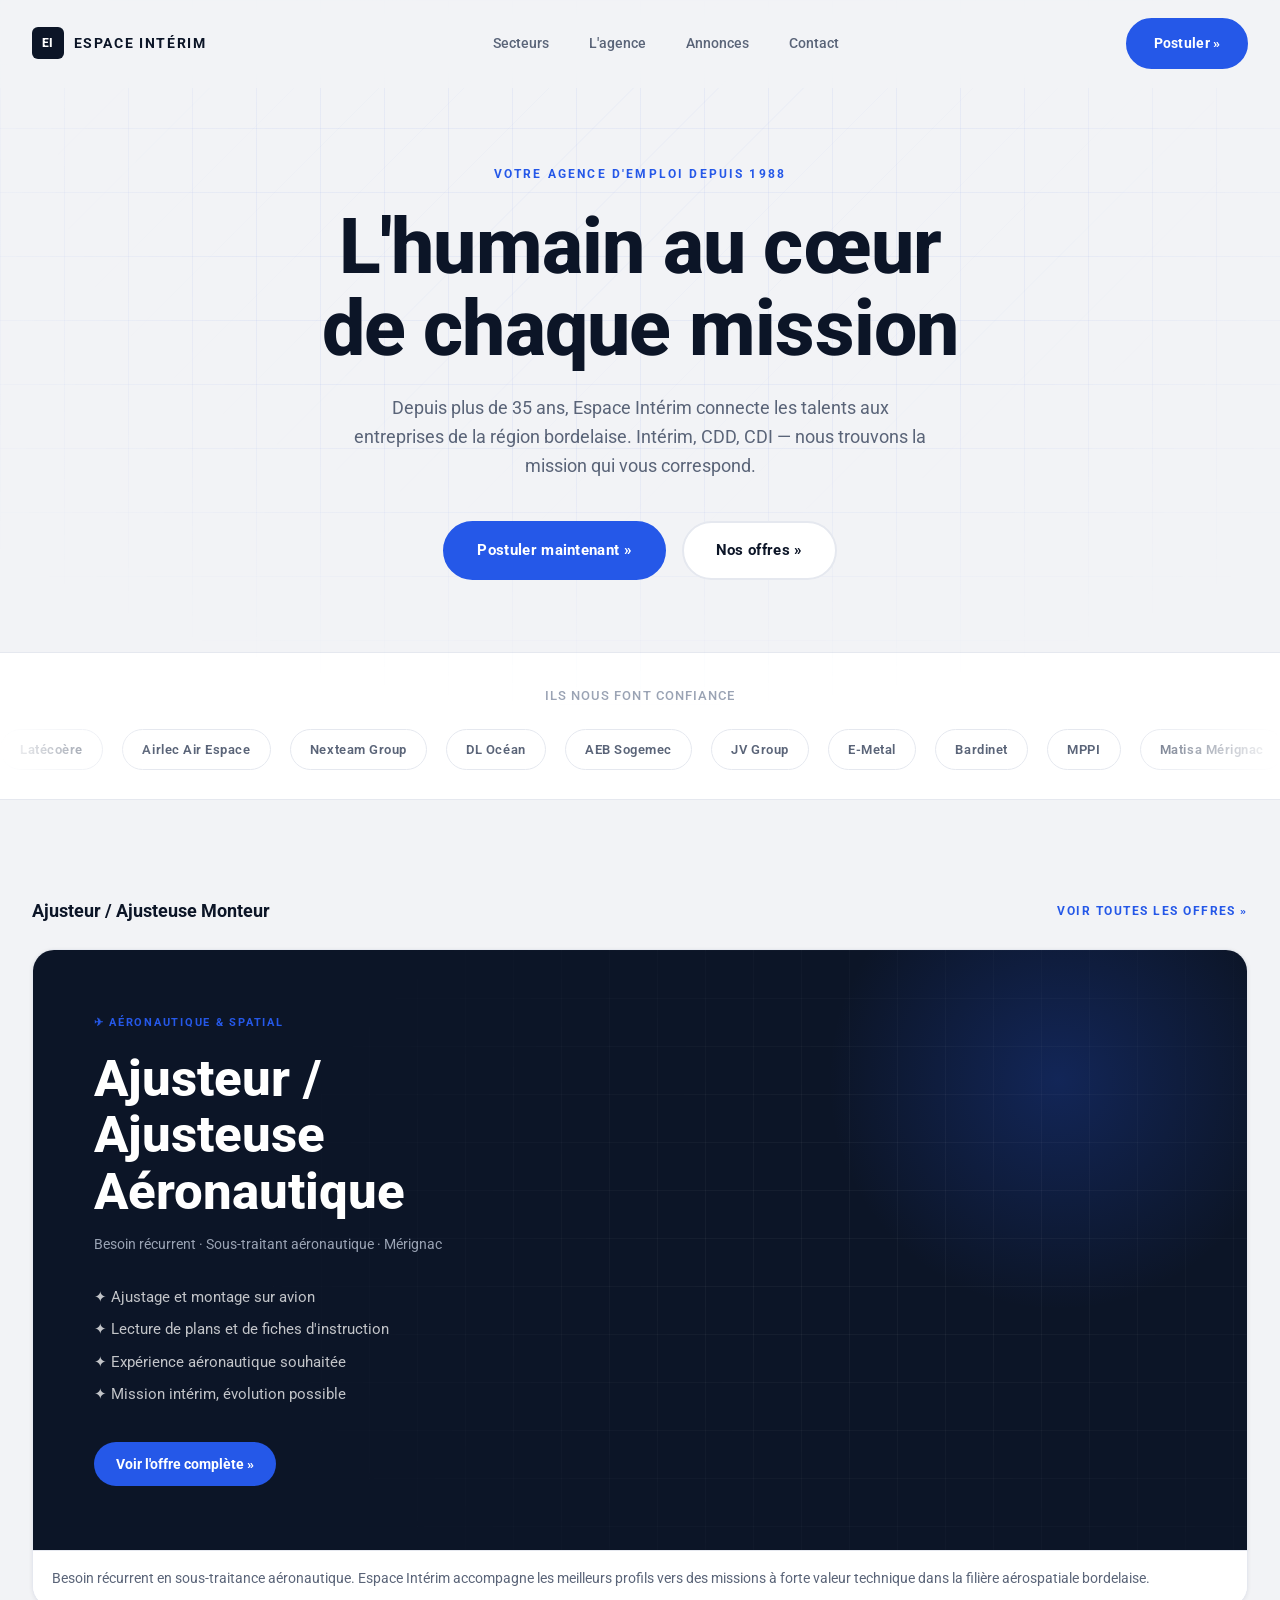
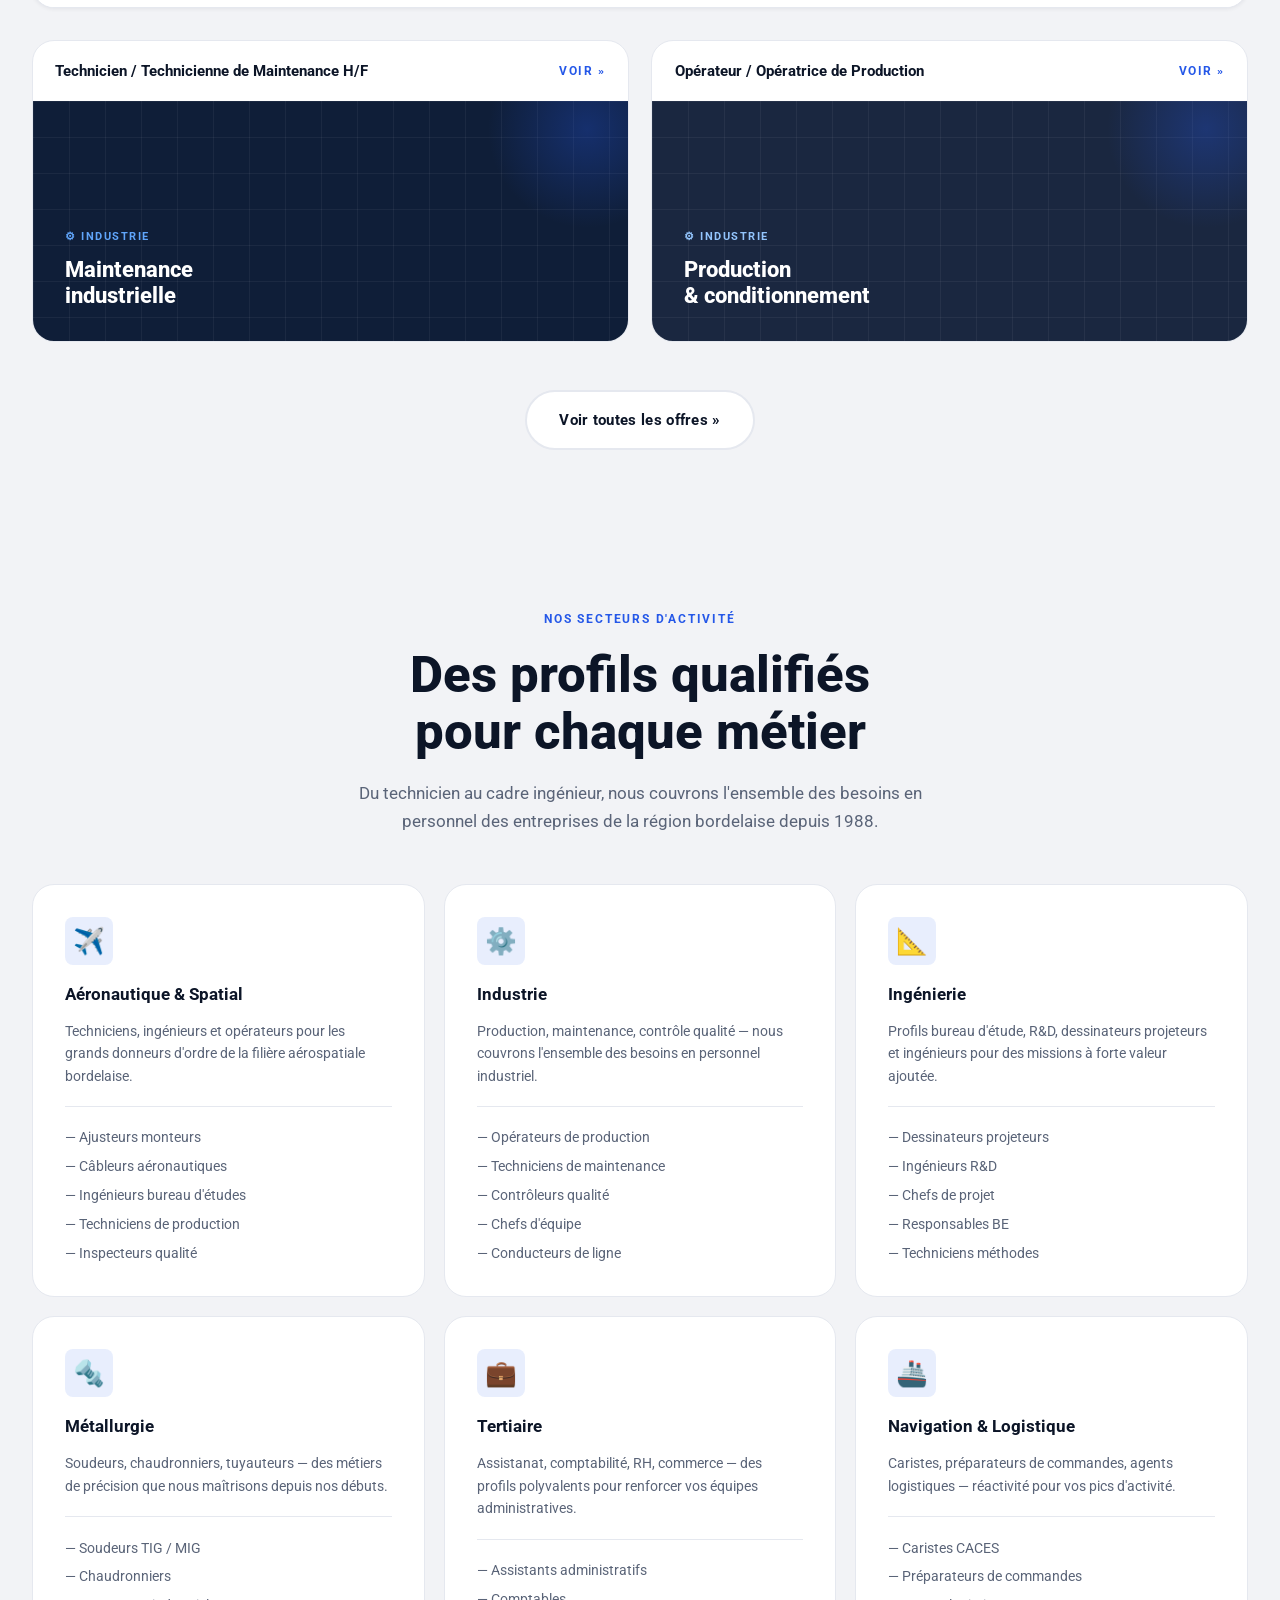
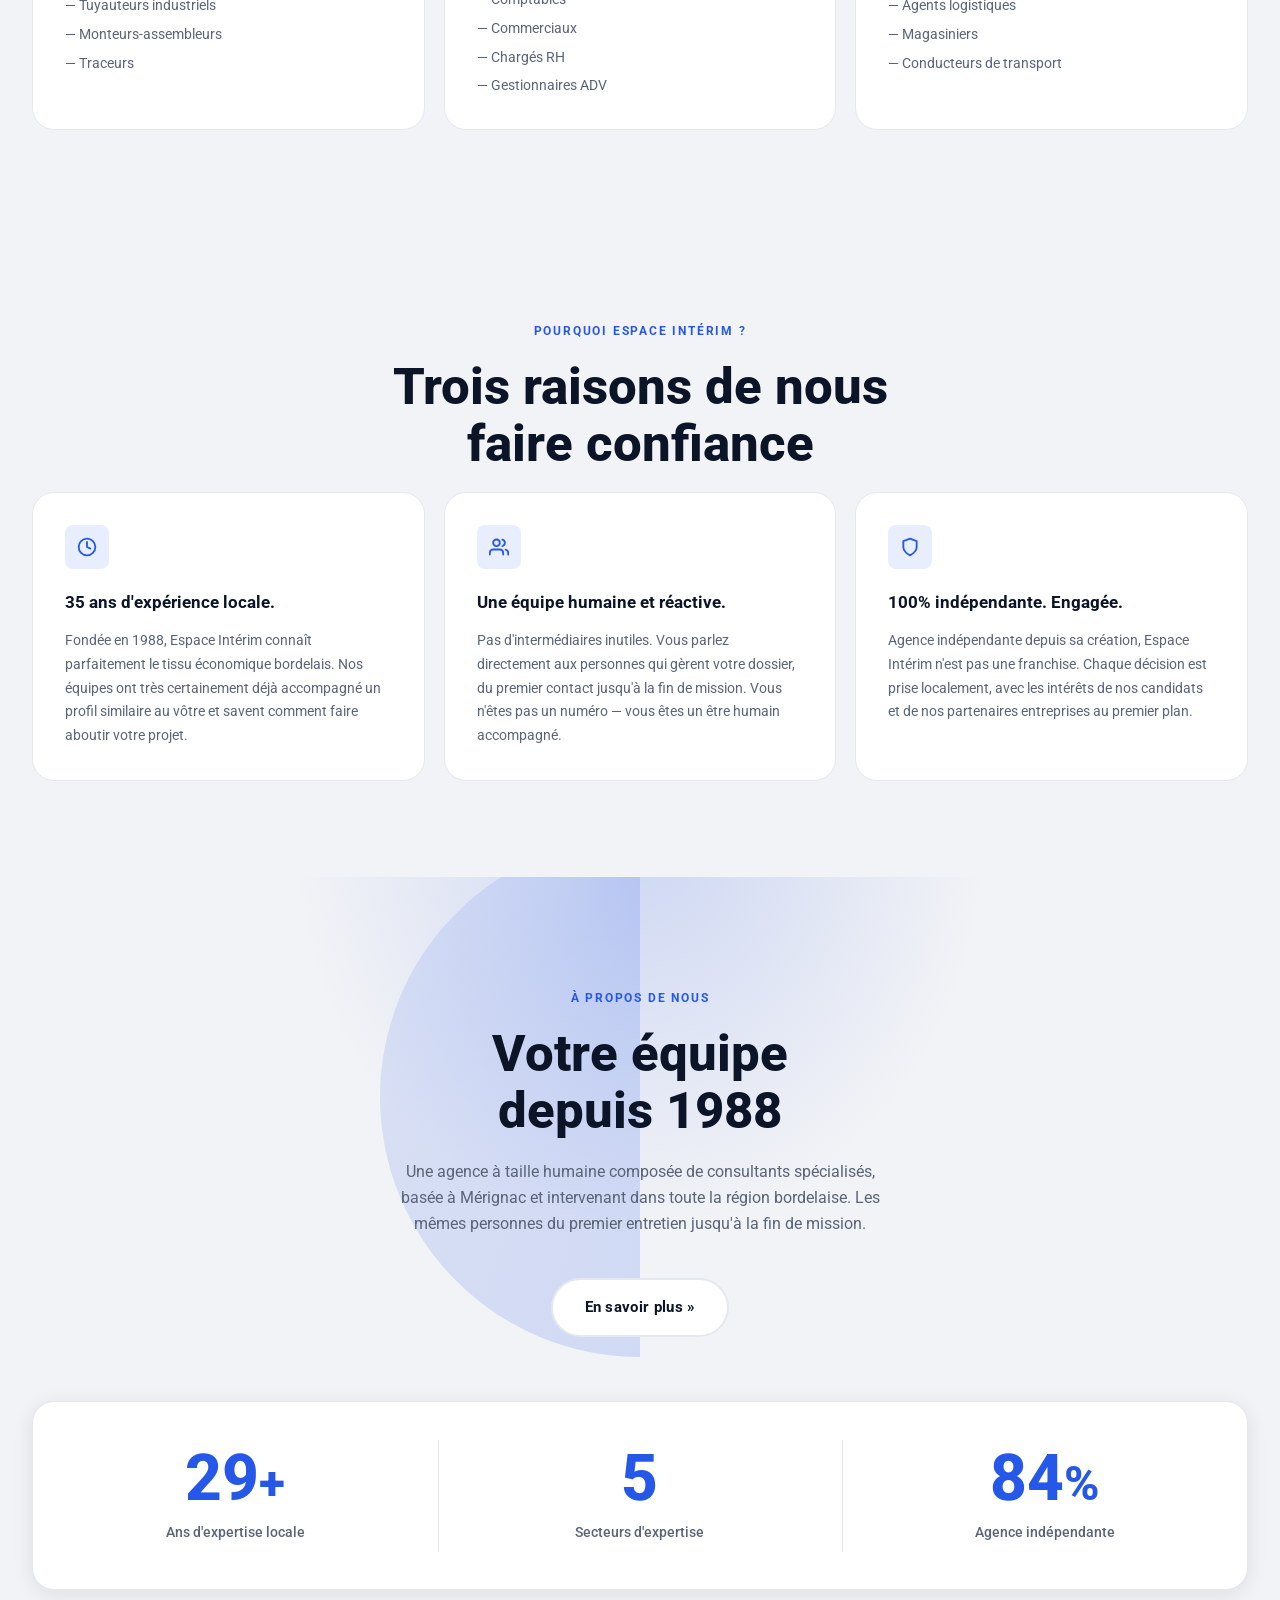
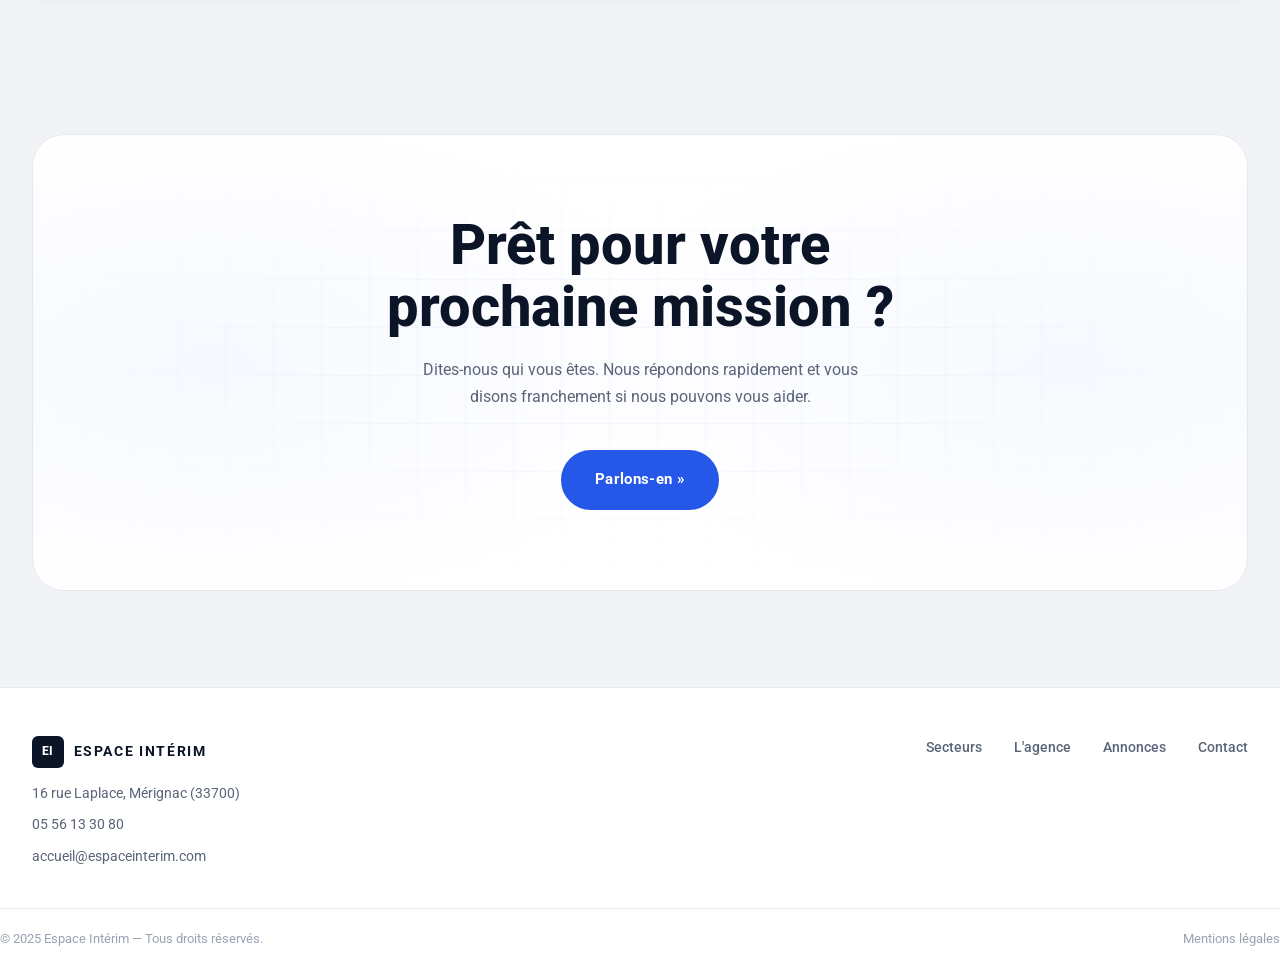
<file: index.html>
<!DOCTYPE html>
<html lang="fr">
<head>
  <meta charset="UTF-8">
  <meta name="viewport" content="width=device-width, initial-scale=1.0">
  <meta name="description" content="Espace Intérim — Agence d'emploi indépendante à Mérignac depuis 1988. Intérim, CDD, CDI dans l'aéronautique, l'industrie et le tertiaire.">
  <title>Espace Intérim — Agence d'emploi à Mérignac</title>
  <link rel="stylesheet" href="css/style.css">
</head>
<body>

  <!-- ══════════════════════════════════
       NAVIGATION
  ══════════════════════════════════ -->
  <nav class="nav" id="nav">
    <div class="nav__inner">
      <a href="index.html" class="nav__logo">
        <span class="nav__logo-ei">EI</span>
        <span class="nav__logo-text">Espace Intérim</span>
      </a>
      <ul class="nav__links">
        <li><a href="#sectors">Secteurs</a></li>
        <li><a href="#why">L'agence</a></li>
        <li><a href="annonces.html">Annonces</a></li>
        <li><a href="#contact">Contact</a></li>
      </ul>
      <a href="#contact" class="btn btn--primary nav__cta">Postuler »</a>
      <button class="nav__burger" id="navBurger" aria-label="Menu">
        <span></span><span></span><span></span>
      </button>
    </div>
  </nav>

  <!-- Mobile Menu -->
  <div class="mobile-menu" id="mobileMenu">
    <ul>
      <li><a href="#sectors" class="mobile-link">Secteurs</a></li>
      <li><a href="#why" class="mobile-link">L'agence</a></li>
      <li><a href="annonces.html" class="mobile-link">Annonces</a></li>
      <li><a href="#contact" class="mobile-link">Contact</a></li>
    </ul>
    <a href="#contact" class="btn btn--primary">Postuler maintenant »</a>
  </div>

  <!-- ══════════════════════════════════
       SECTION 1 — HERO
  ══════════════════════════════════ -->
  <section class="hero" id="hero">
    <div class="hero__grid-bg" aria-hidden="true"></div>
    <div class="container">
      <p class="hero__label reveal">Votre agence d'emploi depuis 1988</p>
      <h1 class="hero__title reveal reveal-delay-1">
        L'humain au cœur<br>de chaque mission
      </h1>
      <p class="hero__desc reveal reveal-delay-2">
        Depuis plus de 35 ans, Espace Intérim connecte les talents aux entreprises de la région bordelaise. Intérim, CDD, CDI — nous trouvons la mission qui vous correspond.
      </p>
      <div class="hero__ctas reveal reveal-delay-3">
        <a href="#contact" class="btn btn--primary btn--lg">Postuler maintenant »</a>
        <a href="annonces.html" class="btn btn--outline btn--lg">Nos offres »</a>
      </div>
    </div>

    <!-- ── Logo Strip ── -->
    <div class="logo-strip">
      <p class="logo-strip__label">Ils nous font confiance</p>
      <div class="logo-strip__track-wrap">
        <div class="logo-strip__track" aria-hidden="true">
          <!-- First set -->
          <span class="logo-pill">Latécoère</span>
          <span class="logo-pill">Airlec Air Espace</span>
          <span class="logo-pill">Nexteam Group</span>
          <span class="logo-pill">DL Océan</span>
          <span class="logo-pill">AEB Sogemec</span>
          <span class="logo-pill">JV Group</span>
          <span class="logo-pill">E-Metal</span>
          <span class="logo-pill">Bardinet</span>
          <span class="logo-pill">MPPI</span>
          <span class="logo-pill">Matisa Mérignac</span>
          <span class="logo-pill">Techsup</span>
          <span class="logo-pill">BLF Impression</span>
          <span class="logo-pill">Wine & Co</span>
          <!-- Duplicate for seamless loop -->
          <span class="logo-pill">Latécoère</span>
          <span class="logo-pill">Airlec Air Espace</span>
          <span class="logo-pill">Nexteam Group</span>
          <span class="logo-pill">DL Océan</span>
          <span class="logo-pill">AEB Sogemec</span>
          <span class="logo-pill">JV Group</span>
          <span class="logo-pill">E-Metal</span>
          <span class="logo-pill">Bardinet</span>
          <span class="logo-pill">MPPI</span>
          <span class="logo-pill">Matisa Mérignac</span>
          <span class="logo-pill">Techsup</span>
          <span class="logo-pill">BLF Impression</span>
          <span class="logo-pill">Wine & Co</span>
        </div>
      </div>
    </div>
  </section>

  <!-- ══════════════════════════════════
       SECTION 2 — OFFRES D'EMPLOI
  ══════════════════════════════════ -->
  <section class="offers" id="offers">
    <div class="container">

      <!-- Featured offer -->
      <div class="offers__featured reveal">
        <div class="offers__featured-header">
          <h2>Ajusteur / Ajusteuse Monteur</h2>
          <a href="annonces.html" class="link-arrow">VOIR TOUTES LES OFFRES »</a>
        </div>
        <div class="offers__featured-visual">
          <div class="job-preview">
            <span class="job-preview__tag">✈ Aéronautique &amp; Spatial</span>
            <h3 class="job-preview__heading">Ajusteur /<br>Ajusteuse<br>Aéronautique</h3>
            <p class="job-preview__sub">Besoin récurrent · Sous-traitant aéronautique · Mérignac</p>
            <ul class="job-preview__details">
              <li>✦ Ajustage et montage sur avion</li>
              <li>✦ Lecture de plans et de fiches d'instruction</li>
              <li>✦ Expérience aéronautique souhaitée</li>
              <li>✦ Mission intérim, évolution possible</li>
            </ul>
            <a href="annonces.html" class="job-preview__cta">Voir l'offre complète »</a>
          </div>
          <p class="offers__featured-desc">
            Besoin récurrent en sous-traitance aéronautique. Espace Intérim accompagne les meilleurs profils vers des missions à forte valeur technique dans la filière aérospatiale bordelaise.
          </p>
        </div>
      </div>

      <!-- Two secondary offers -->
      <div class="offers__grid">
        <div class="offer-card reveal reveal-delay-1">
          <div class="offer-card__header">
            <h3 class="offer-card__title">Technicien / Technicienne de Maintenance H/F</h3>
            <a href="annonces.html" class="link-arrow">VOIR »</a>
          </div>
          <div class="offer-card__visual offer-card__visual--dark">
            <div class="offer-card__tag">⚙ Industrie</div>
            <p class="offer-card__tagline">Maintenance<br>industrielle</p>
          </div>
        </div>

        <div class="offer-card reveal reveal-delay-2">
          <div class="offer-card__header">
            <h3 class="offer-card__title">Opérateur / Opératrice de Production</h3>
            <a href="annonces.html" class="link-arrow">VOIR »</a>
          </div>
          <div class="offer-card__visual offer-card__visual--mid">
            <div class="offer-card__tag">⚙ Industrie</div>
            <p class="offer-card__tagline">Production<br>&amp; conditionnement</p>
          </div>
        </div>
      </div>

      <div class="offers__footer">
        <a href="annonces.html" class="btn btn--outline btn--lg">Voir toutes les offres »</a>
      </div>
    </div>
  </section>

  <!-- ══════════════════════════════════
       SECTION 3 — SECTEURS D'ACTIVITÉ
  ══════════════════════════════════ -->
  <section class="sectors" id="sectors">
    <div class="container">
      <p class="section-label">Nos secteurs d'activité</p>
      <h2 class="section-title">Des profils qualifiés<br>pour chaque métier</h2>
      <p class="section-desc">Du technicien au cadre ingénieur, nous couvrons l'ensemble des besoins en personnel des entreprises de la région bordelaise depuis 1988.</p>

      <div class="sectors__grid">

        <div class="sector-card reveal">
          <div class="sector-card__icon">✈️</div>
          <h3 class="sector-card__title">Aéronautique &amp; Spatial</h3>
          <p class="sector-card__desc">Techniciens, ingénieurs et opérateurs pour les grands donneurs d'ordre de la filière aérospatiale bordelaise.</p>
          <ul class="sector-card__list">
            <li>— Ajusteurs monteurs</li>
            <li>— Câbleurs aéronautiques</li>
            <li>— Ingénieurs bureau d'études</li>
            <li>— Techniciens de production</li>
            <li>— Inspecteurs qualité</li>
          </ul>
        </div>

        <div class="sector-card reveal reveal-delay-1">
          <div class="sector-card__icon">⚙️</div>
          <h3 class="sector-card__title">Industrie</h3>
          <p class="sector-card__desc">Production, maintenance, contrôle qualité — nous couvrons l'ensemble des besoins en personnel industriel.</p>
          <ul class="sector-card__list">
            <li>— Opérateurs de production</li>
            <li>— Techniciens de maintenance</li>
            <li>— Contrôleurs qualité</li>
            <li>— Chefs d'équipe</li>
            <li>— Conducteurs de ligne</li>
          </ul>
        </div>

        <div class="sector-card reveal reveal-delay-2">
          <div class="sector-card__icon">📐</div>
          <h3 class="sector-card__title">Ingénierie</h3>
          <p class="sector-card__desc">Profils bureau d'étude, R&D, dessinateurs projeteurs et ingénieurs pour des missions à forte valeur ajoutée.</p>
          <ul class="sector-card__list">
            <li>— Dessinateurs projeteurs</li>
            <li>— Ingénieurs R&D</li>
            <li>— Chefs de projet</li>
            <li>— Responsables BE</li>
            <li>— Techniciens méthodes</li>
          </ul>
        </div>

        <div class="sector-card reveal">
          <div class="sector-card__icon">🔩</div>
          <h3 class="sector-card__title">Métallurgie</h3>
          <p class="sector-card__desc">Soudeurs, chaudronniers, tuyauteurs — des métiers de précision que nous maîtrisons depuis nos débuts.</p>
          <ul class="sector-card__list">
            <li>— Soudeurs TIG / MIG</li>
            <li>— Chaudronniers</li>
            <li>— Tuyauteurs industriels</li>
            <li>— Monteurs-assembleurs</li>
            <li>— Traceurs</li>
          </ul>
        </div>

        <div class="sector-card reveal reveal-delay-1">
          <div class="sector-card__icon">💼</div>
          <h3 class="sector-card__title">Tertiaire</h3>
          <p class="sector-card__desc">Assistanat, comptabilité, RH, commerce — des profils polyvalents pour renforcer vos équipes administratives.</p>
          <ul class="sector-card__list">
            <li>— Assistants administratifs</li>
            <li>— Comptables</li>
            <li>— Commerciaux</li>
            <li>— Chargés RH</li>
            <li>— Gestionnaires ADV</li>
          </ul>
        </div>

        <div class="sector-card reveal reveal-delay-2">
          <div class="sector-card__icon">🚢</div>
          <h3 class="sector-card__title">Navigation &amp; Logistique</h3>
          <p class="sector-card__desc">Caristes, préparateurs de commandes, agents logistiques — réactivité pour vos pics d'activité.</p>
          <ul class="sector-card__list">
            <li>— Caristes CACES</li>
            <li>— Préparateurs de commandes</li>
            <li>— Agents logistiques</li>
            <li>— Magasiniers</li>
            <li>— Conducteurs de transport</li>
          </ul>
        </div>

      </div>
    </div>
  </section>

  <!-- ══════════════════════════════════
       SECTION 4 — POURQUOI NOUS
  ══════════════════════════════════ -->
  <section class="why" id="why">
    <div class="container">
      <p class="section-label">Pourquoi Espace Intérim ?</p>
      <h2 class="section-title">Trois raisons de nous<br>faire confiance</h2>

      <div class="why__grid">

        <div class="why-card reveal">
          <div class="why-card__icon">
            <svg width="20" height="20" viewBox="0 0 24 24" fill="none" stroke="currentColor" stroke-width="2.2" stroke-linecap="round" stroke-linejoin="round">
              <circle cx="12" cy="12" r="10"/><polyline points="12 6 12 12 16 14"/>
            </svg>
          </div>
          <h3 class="why-card__title">35 ans d'expérience locale.</h3>
          <p class="why-card__desc">Fondée en 1988, Espace Intérim connaît parfaitement le tissu économique bordelais. Nos équipes ont très certainement déjà accompagné un profil similaire au vôtre et savent comment faire aboutir votre projet.</p>
        </div>

        <div class="why-card reveal reveal-delay-1">
          <div class="why-card__icon">
            <svg width="20" height="20" viewBox="0 0 24 24" fill="none" stroke="currentColor" stroke-width="2.2" stroke-linecap="round" stroke-linejoin="round">
              <path d="M17 21v-2a4 4 0 0 0-4-4H5a4 4 0 0 0-4 4v2"/>
              <circle cx="9" cy="7" r="4"/>
              <path d="M23 21v-2a4 4 0 0 0-3-3.87"/>
              <path d="M16 3.13a4 4 0 0 1 0 7.75"/>
            </svg>
          </div>
          <h3 class="why-card__title">Une équipe humaine et réactive.</h3>
          <p class="why-card__desc">Pas d'intermédiaires inutiles. Vous parlez directement aux personnes qui gèrent votre dossier, du premier contact jusqu'à la fin de mission. Vous n'êtes pas un numéro — vous êtes un être humain accompagné.</p>
        </div>

        <div class="why-card reveal reveal-delay-2">
          <div class="why-card__icon">
            <svg width="20" height="20" viewBox="0 0 24 24" fill="none" stroke="currentColor" stroke-width="2.2" stroke-linecap="round" stroke-linejoin="round">
              <path d="M12 22s8-4 8-10V5l-8-3-8 3v7c0 6 8 10 8 10z"/>
            </svg>
          </div>
          <h3 class="why-card__title">100% indépendante. Engagée.</h3>
          <p class="why-card__desc">Agence indépendante depuis sa création, Espace Intérim n'est pas une franchise. Chaque décision est prise localement, avec les intérêts de nos candidats et de nos partenaires entreprises au premier plan.</p>
        </div>

      </div>
    </div>
  </section>

  <!-- ══════════════════════════════════
       SECTION 5 — STATS / ABOUT
  ══════════════════════════════════ -->
  <section class="stats" id="about">
    <div class="stats__glow" aria-hidden="true"></div>
    <div class="container">
      <p class="section-label">À propos de nous</p>
      <h2 class="section-title stats__title reveal">Votre équipe<br>depuis 1988</h2>
      <p class="stats__desc reveal">
        Une agence à taille humaine composée de consultants spécialisés, basée à Mérignac et intervenant dans toute la région bordelaise. Les mêmes personnes du premier entretien jusqu'à la fin de mission.
      </p>
      <a href="#contact" class="btn btn--outline btn--lg reveal">En savoir plus »</a>

      <div class="stats__numbers reveal">
        <div class="stat-item">
          <span class="stat-item__num" data-target="35">0</span><span class="stat-item__suffix">+</span>
          <p class="stat-item__label">Ans d'expertise locale</p>
        </div>
        <div class="stat-item">
          <span class="stat-item__num" data-target="6">0</span>
          <p class="stat-item__label">Secteurs d'expertise</p>
        </div>
        <div class="stat-item">
          <span class="stat-item__num" data-target="100">0</span><span class="stat-item__suffix">%</span>
          <p class="stat-item__label">Agence indépendante</p>
        </div>
      </div>
    </div>
  </section>

  <!-- ══════════════════════════════════
       SECTION 6 — CTA + CONTACT
  ══════════════════════════════════ -->
  <section class="cta-section" id="contact">
    <div class="container">
      <div class="cta-banner reveal">
        <h2 class="cta-banner__title">Prêt pour votre<br>prochaine mission ?</h2>
        <p class="cta-banner__desc">
          Dites-nous qui vous êtes. Nous répondons rapidement et vous disons franchement si nous pouvons vous aider.
        </p>
        <a href="mailto:accueil@espaceinterim.com" class="btn btn--primary btn--lg">Parlons-en »</a>
      </div>
    </div>
  </section>

  <!-- ══════════════════════════════════
       FOOTER
  ══════════════════════════════════ -->
  <footer class="footer">
    <div class="container footer__inner">
      <div class="footer__left">
        <a href="index.html" class="nav__logo footer__logo">
          <span class="nav__logo-ei">EI</span>
          <span class="nav__logo-text">Espace Intérim</span>
        </a>
        <p class="footer__address">16 rue Laplace, Mérignac (33700)</p>
        <a href="tel:0556133080" class="footer__email">05 56 13 30 80</a>
        <a href="mailto:accueil@espaceinterim.com" class="footer__email">accueil@espaceinterim.com</a>
      </div>
      <nav class="footer__nav">
        <a href="#sectors">Secteurs</a>
        <a href="#why">L'agence</a>
        <a href="annonces.html">Annonces</a>
        <a href="#contact">Contact</a>
      </nav>
    </div>
    <div class="container footer__bottom">
      <p>© 2025 Espace Intérim — Tous droits réservés.</p>
      <a href="#">Mentions légales</a>
    </div>
  </footer>

  <script src="js/main.js"></script>
</body>
</html>
</file>
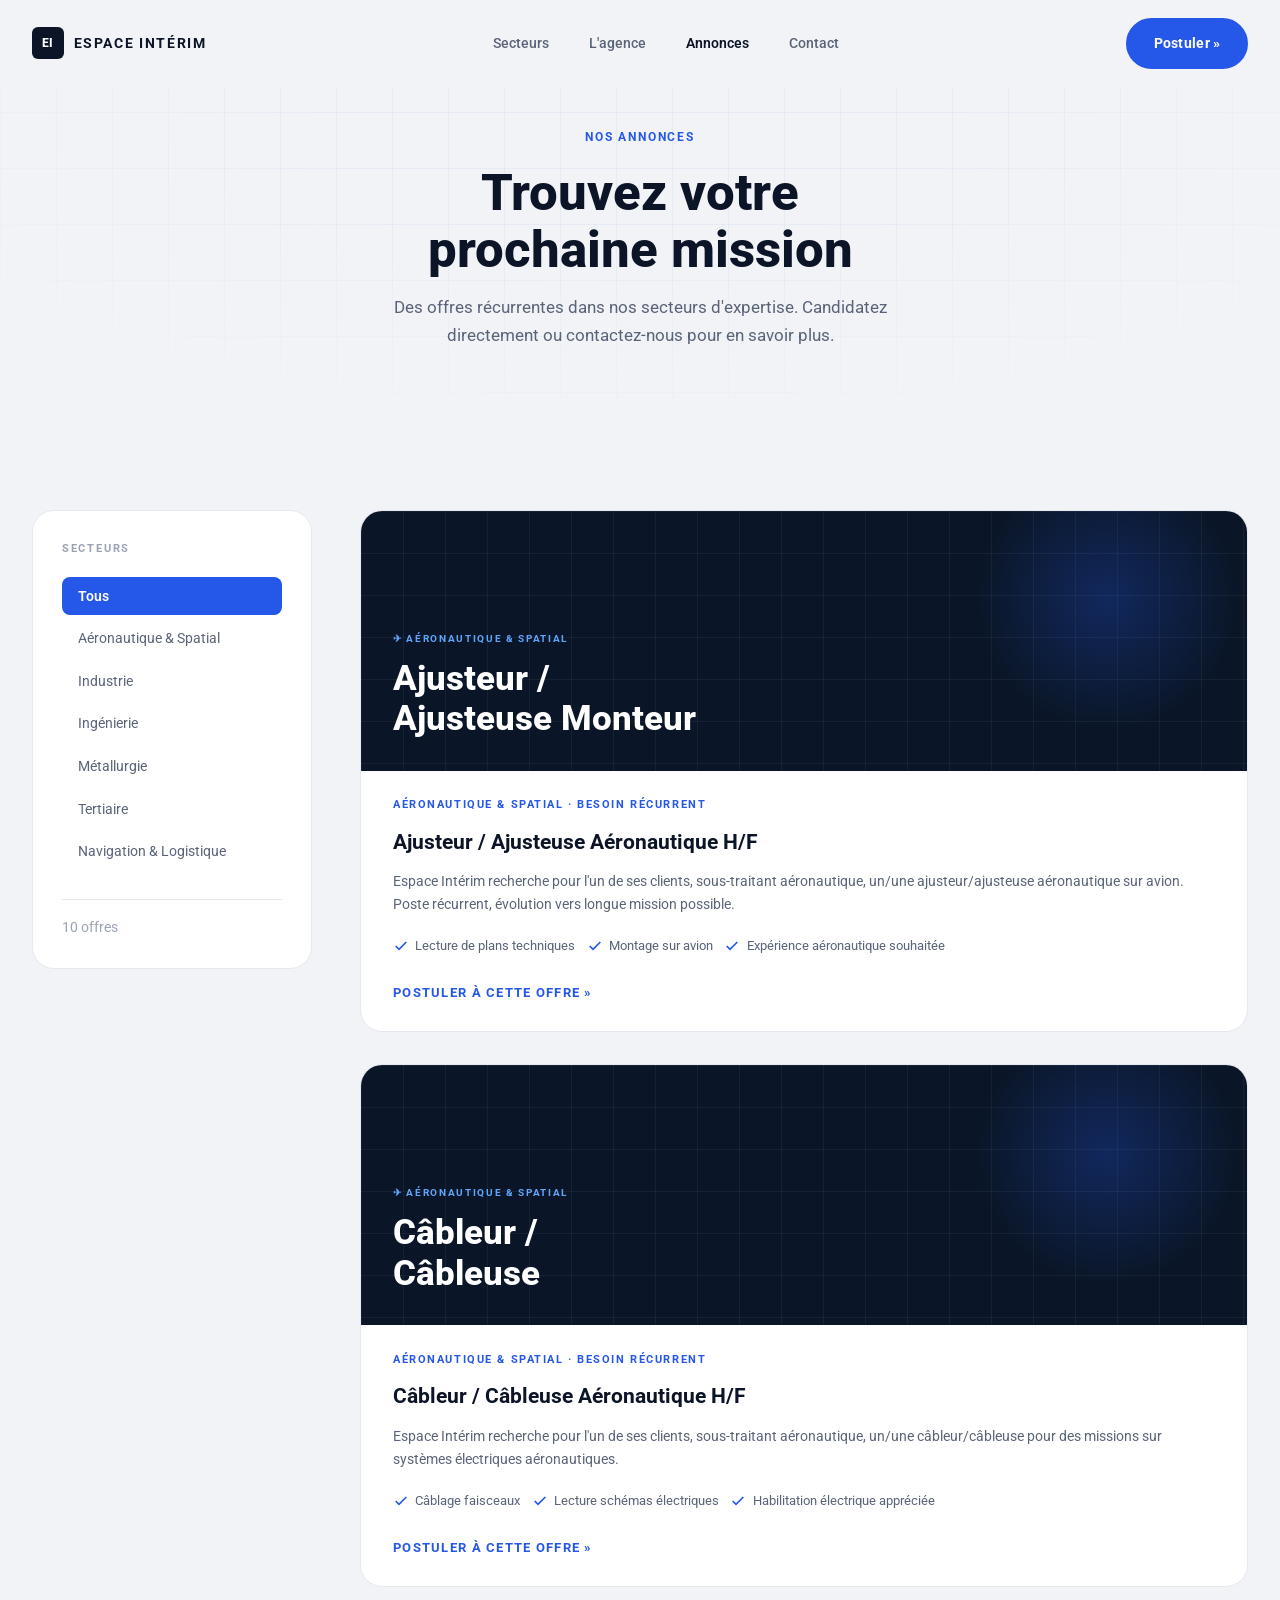
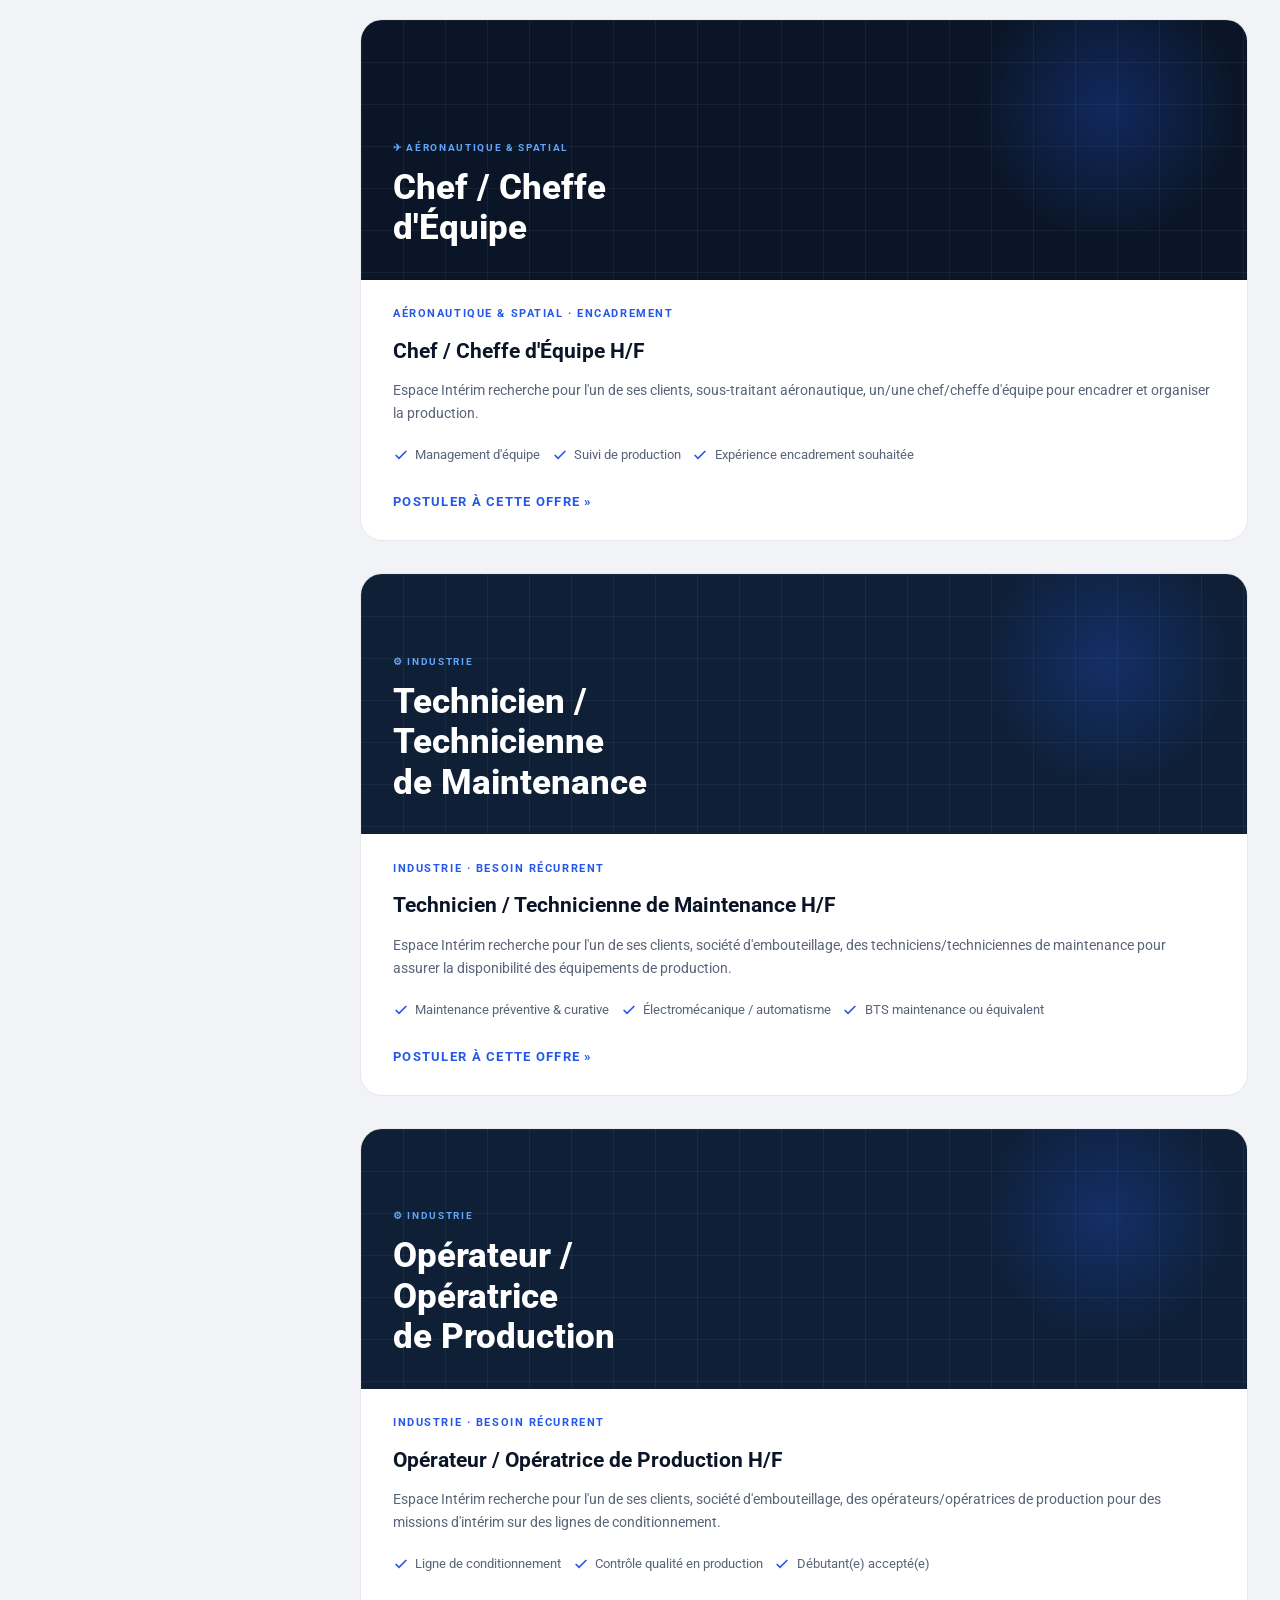
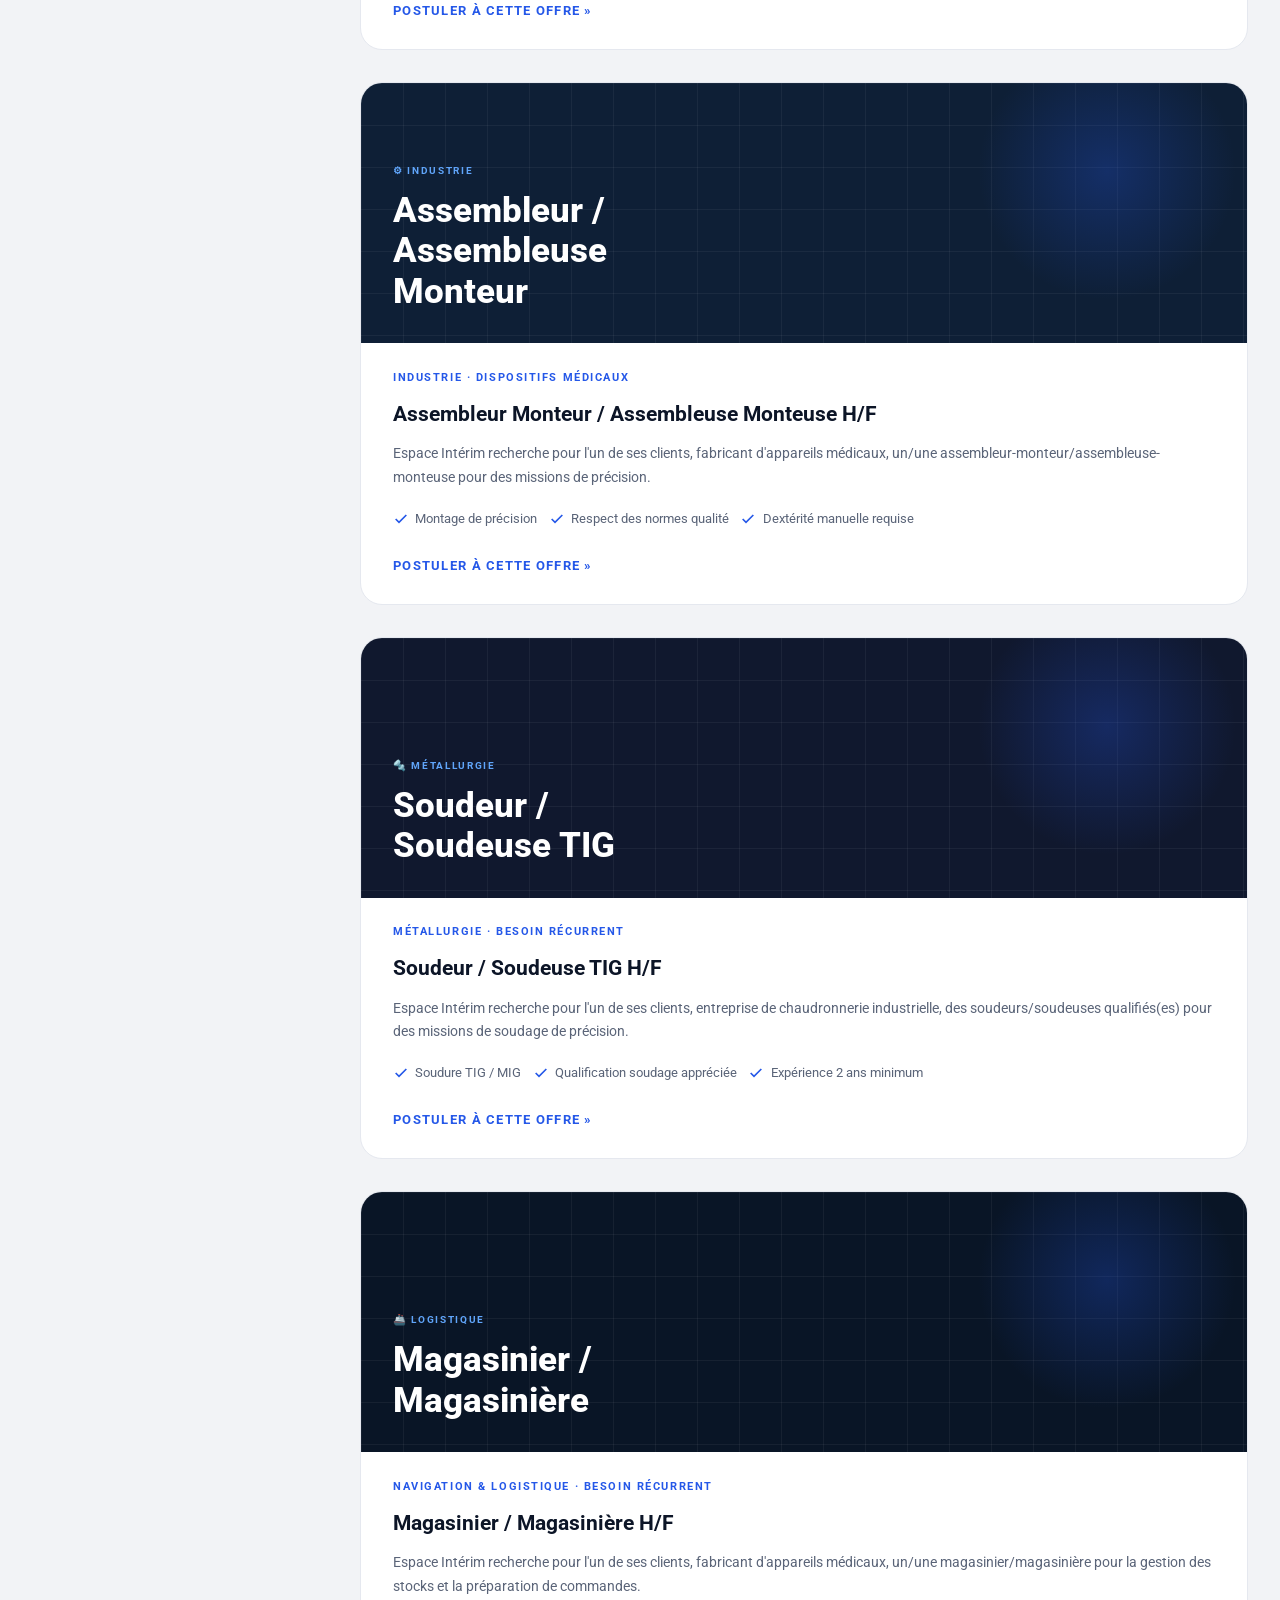
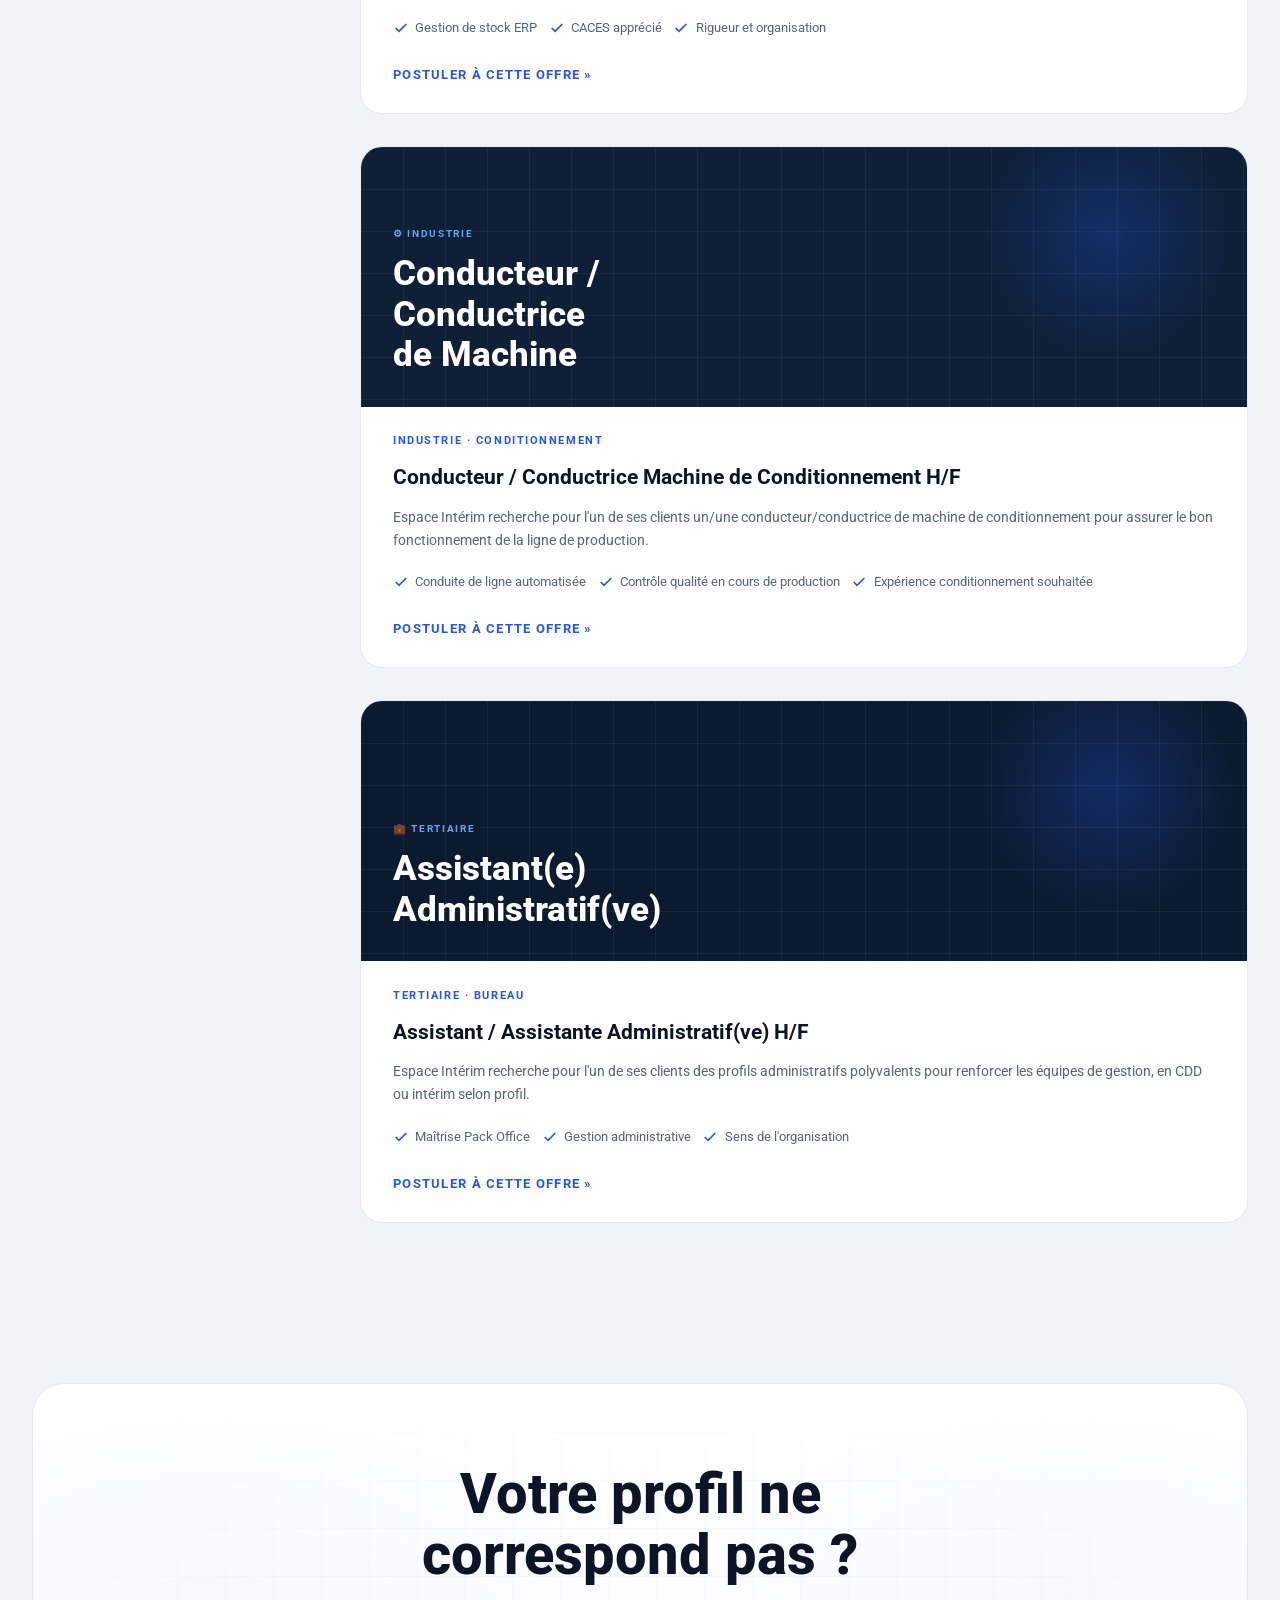
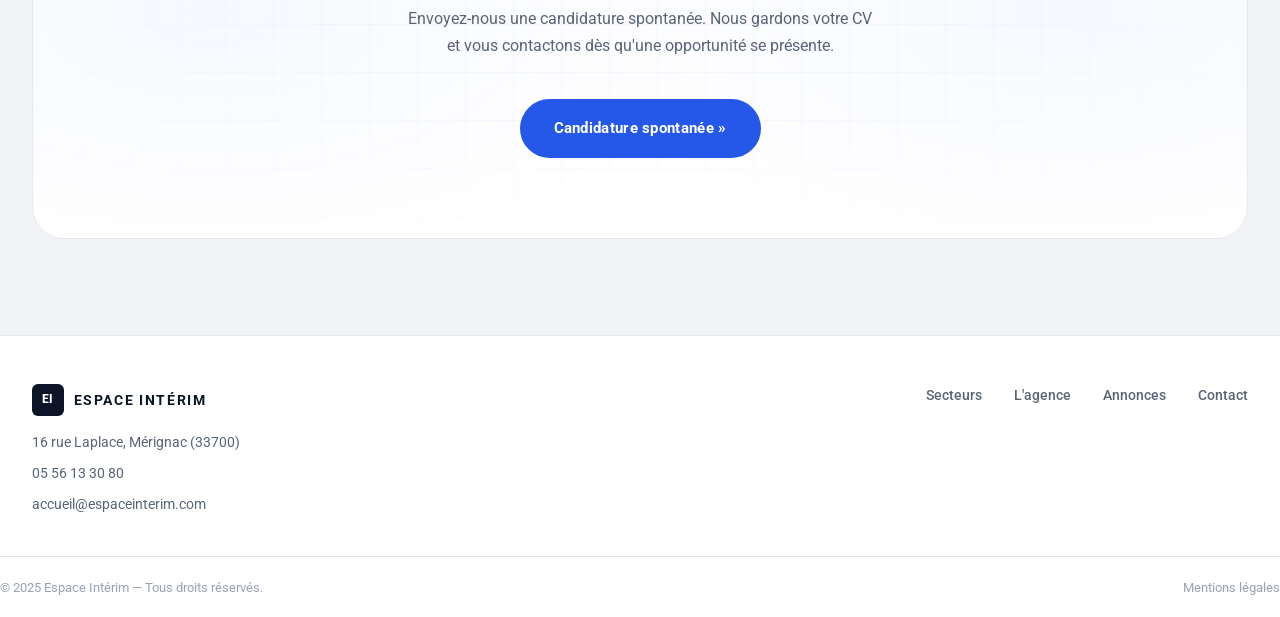
<file: annonces.html>
<!DOCTYPE html>
<html lang="fr">
<head>
  <meta charset="UTF-8">
  <meta name="viewport" content="width=device-width, initial-scale=1.0">
  <meta name="description" content="Nos annonces — Espace Intérim Mérignac. Offres d'emploi récurrentes en aéronautique, industrie, ingénierie, métallurgie, tertiaire et logistique.">
  <title>Nos Annonces — Espace Intérim</title>
  <link rel="stylesheet" href="css/style.css">
</head>
<body>

  <!-- ══════════════════════════════════
       NAVIGATION
  ══════════════════════════════════ -->
  <nav class="nav" id="nav">
    <div class="nav__inner">
      <a href="index.html" class="nav__logo">
        <span class="nav__logo-ei">EI</span>
        <span class="nav__logo-text">Espace Intérim</span>
      </a>
      <ul class="nav__links">
        <li><a href="index.html#sectors">Secteurs</a></li>
        <li><a href="index.html#why">L'agence</a></li>
        <li><a href="annonces.html" style="color:var(--dark); font-weight:600;">Annonces</a></li>
        <li><a href="index.html#contact">Contact</a></li>
      </ul>
      <a href="index.html#contact" class="btn btn--primary nav__cta">Postuler »</a>
      <button class="nav__burger" id="navBurger" aria-label="Menu">
        <span></span><span></span><span></span>
      </button>
    </div>
  </nav>

  <!-- Mobile Menu -->
  <div class="mobile-menu" id="mobileMenu">
    <ul>
      <li><a href="index.html#sectors" class="mobile-link">Secteurs</a></li>
      <li><a href="index.html#why" class="mobile-link">L'agence</a></li>
      <li><a href="annonces.html" class="mobile-link">Annonces</a></li>
      <li><a href="index.html#contact" class="mobile-link">Contact</a></li>
    </ul>
    <a href="index.html#contact" class="btn btn--primary">Postuler maintenant »</a>
  </div>

  <!-- ══════════════════════════════════
       PAGE HEADER
  ══════════════════════════════════ -->
  <header class="page-header">
    <div class="page-header__grid" aria-hidden="true"></div>
    <div class="container">
      <p class="section-label">Nos annonces</p>
      <h1 class="section-title" style="max-width:600px; margin:0 auto 1rem;">
        Trouvez votre<br>prochaine mission
      </h1>
      <p style="color:var(--text-light); font-size:1.05rem; max-width:500px; margin:0 auto;">
        Des offres récurrentes dans nos secteurs d'expertise. Candidatez directement ou contactez-nous pour en savoir plus.
      </p>
    </div>
  </header>

  <!-- ══════════════════════════════════
       MAIN LAYOUT — SIDEBAR + LIST
  ══════════════════════════════════ -->
  <section class="annonces-layout">
    <div class="container annonces-inner">

      <!-- ── Sidebar ── -->
      <aside class="sidebar">
        <p class="sidebar__title">Secteurs</p>
        <div class="sidebar__filters" id="filters">
          <button class="filter-btn active" data-filter="all">Tous</button>
          <button class="filter-btn" data-filter="aeronautique">Aéronautique &amp; Spatial</button>
          <button class="filter-btn" data-filter="industrie">Industrie</button>
          <button class="filter-btn" data-filter="ingenierie">Ingénierie</button>
          <button class="filter-btn" data-filter="metallurgie">Métallurgie</button>
          <button class="filter-btn" data-filter="tertiaire">Tertiaire</button>
          <button class="filter-btn" data-filter="logistique">Navigation &amp; Logistique</button>
        </div>
        <p class="sidebar__count" id="jobCount">10 offres</p>
      </aside>

      <!-- ── Job Offers List ── -->
      <div class="annonces-list" id="annoncesList">

        <!-- 1 -->
        <article class="annonce-item" data-sector="aeronautique">
          <div class="annonce-visual annonce-visual--aero">
            <div class="annonce-visual__glow"></div>
            <div class="annonce-visual__content">
              <span class="annonce-visual__tag">✈ Aéronautique &amp; Spatial</span>
              <h2 class="annonce-visual__title">Ajusteur /<br>Ajusteuse Monteur</h2>
            </div>
          </div>
          <div class="annonce-body">
            <p class="annonce-body__meta">Aéronautique &amp; Spatial · Besoin récurrent</p>
            <h3 class="annonce-body__title">Ajusteur / Ajusteuse Aéronautique H/F</h3>
            <p class="annonce-body__desc">
              Espace Intérim recherche pour l'un de ses clients, sous-traitant aéronautique, un/une ajusteur/ajusteuse aéronautique sur avion. Poste récurrent, évolution vers longue mission possible.
            </p>
            <div class="annonce-body__points">
              <span class="annonce-point">
                <svg width="16" height="16" viewBox="0 0 24 24" fill="none" stroke="currentColor" stroke-width="2.5"><polyline points="20 6 9 17 4 12"/></svg>
                Lecture de plans techniques
              </span>
              <span class="annonce-point">
                <svg width="16" height="16" viewBox="0 0 24 24" fill="none" stroke="currentColor" stroke-width="2.5"><polyline points="20 6 9 17 4 12"/></svg>
                Montage sur avion
              </span>
              <span class="annonce-point">
                <svg width="16" height="16" viewBox="0 0 24 24" fill="none" stroke="currentColor" stroke-width="2.5"><polyline points="20 6 9 17 4 12"/></svg>
                Expérience aéronautique souhaitée
              </span>
            </div>
            <a href="mailto:accueil@espaceinterim.com?subject=Candidature - Ajusteur Aéronautique" class="annonce-body__cta">POSTULER À CETTE OFFRE »</a>
          </div>
        </article>

        <!-- 2 -->
        <article class="annonce-item" data-sector="aeronautique">
          <div class="annonce-visual annonce-visual--aero">
            <div class="annonce-visual__glow"></div>
            <div class="annonce-visual__content">
              <span class="annonce-visual__tag">✈ Aéronautique &amp; Spatial</span>
              <h2 class="annonce-visual__title">Câbleur /<br>Câbleuse</h2>
            </div>
          </div>
          <div class="annonce-body">
            <p class="annonce-body__meta">Aéronautique &amp; Spatial · Besoin récurrent</p>
            <h3 class="annonce-body__title">Câbleur / Câbleuse Aéronautique H/F</h3>
            <p class="annonce-body__desc">
              Espace Intérim recherche pour l'un de ses clients, sous-traitant aéronautique, un/une câbleur/câbleuse pour des missions sur systèmes électriques aéronautiques.
            </p>
            <div class="annonce-body__points">
              <span class="annonce-point">
                <svg width="16" height="16" viewBox="0 0 24 24" fill="none" stroke="currentColor" stroke-width="2.5"><polyline points="20 6 9 17 4 12"/></svg>
                Câblage faisceaux
              </span>
              <span class="annonce-point">
                <svg width="16" height="16" viewBox="0 0 24 24" fill="none" stroke="currentColor" stroke-width="2.5"><polyline points="20 6 9 17 4 12"/></svg>
                Lecture schémas électriques
              </span>
              <span class="annonce-point">
                <svg width="16" height="16" viewBox="0 0 24 24" fill="none" stroke="currentColor" stroke-width="2.5"><polyline points="20 6 9 17 4 12"/></svg>
                Habilitation électrique appréciée
              </span>
            </div>
            <a href="mailto:accueil@espaceinterim.com?subject=Candidature - Câbleur Aéronautique" class="annonce-body__cta">POSTULER À CETTE OFFRE »</a>
          </div>
        </article>

        <!-- 3 -->
        <article class="annonce-item" data-sector="aeronautique">
          <div class="annonce-visual annonce-visual--aero">
            <div class="annonce-visual__glow"></div>
            <div class="annonce-visual__content">
              <span class="annonce-visual__tag">✈ Aéronautique &amp; Spatial</span>
              <h2 class="annonce-visual__title">Chef / Cheffe<br>d'Équipe</h2>
            </div>
          </div>
          <div class="annonce-body">
            <p class="annonce-body__meta">Aéronautique &amp; Spatial · Encadrement</p>
            <h3 class="annonce-body__title">Chef / Cheffe d'Équipe H/F</h3>
            <p class="annonce-body__desc">
              Espace Intérim recherche pour l'un de ses clients, sous-traitant aéronautique, un/une chef/cheffe d'équipe pour encadrer et organiser la production.
            </p>
            <div class="annonce-body__points">
              <span class="annonce-point">
                <svg width="16" height="16" viewBox="0 0 24 24" fill="none" stroke="currentColor" stroke-width="2.5"><polyline points="20 6 9 17 4 12"/></svg>
                Management d'équipe
              </span>
              <span class="annonce-point">
                <svg width="16" height="16" viewBox="0 0 24 24" fill="none" stroke="currentColor" stroke-width="2.5"><polyline points="20 6 9 17 4 12"/></svg>
                Suivi de production
              </span>
              <span class="annonce-point">
                <svg width="16" height="16" viewBox="0 0 24 24" fill="none" stroke="currentColor" stroke-width="2.5"><polyline points="20 6 9 17 4 12"/></svg>
                Expérience encadrement souhaitée
              </span>
            </div>
            <a href="mailto:accueil@espaceinterim.com?subject=Candidature - Chef d'Équipe" class="annonce-body__cta">POSTULER À CETTE OFFRE »</a>
          </div>
        </article>

        <!-- 4 -->
        <article class="annonce-item" data-sector="industrie">
          <div class="annonce-visual annonce-visual--indus">
            <div class="annonce-visual__glow"></div>
            <div class="annonce-visual__content">
              <span class="annonce-visual__tag">⚙ Industrie</span>
              <h2 class="annonce-visual__title">Technicien /<br>Technicienne<br>de Maintenance</h2>
            </div>
          </div>
          <div class="annonce-body">
            <p class="annonce-body__meta">Industrie · Besoin récurrent</p>
            <h3 class="annonce-body__title">Technicien / Technicienne de Maintenance H/F</h3>
            <p class="annonce-body__desc">
              Espace Intérim recherche pour l'un de ses clients, société d'embouteillage, des techniciens/techniciennes de maintenance pour assurer la disponibilité des équipements de production.
            </p>
            <div class="annonce-body__points">
              <span class="annonce-point">
                <svg width="16" height="16" viewBox="0 0 24 24" fill="none" stroke="currentColor" stroke-width="2.5"><polyline points="20 6 9 17 4 12"/></svg>
                Maintenance préventive &amp; curative
              </span>
              <span class="annonce-point">
                <svg width="16" height="16" viewBox="0 0 24 24" fill="none" stroke="currentColor" stroke-width="2.5"><polyline points="20 6 9 17 4 12"/></svg>
                Électromécanique / automatisme
              </span>
              <span class="annonce-point">
                <svg width="16" height="16" viewBox="0 0 24 24" fill="none" stroke="currentColor" stroke-width="2.5"><polyline points="20 6 9 17 4 12"/></svg>
                BTS maintenance ou équivalent
              </span>
            </div>
            <a href="mailto:accueil@espaceinterim.com?subject=Candidature - Technicien Maintenance" class="annonce-body__cta">POSTULER À CETTE OFFRE »</a>
          </div>
        </article>

        <!-- 5 -->
        <article class="annonce-item" data-sector="industrie">
          <div class="annonce-visual annonce-visual--indus">
            <div class="annonce-visual__glow"></div>
            <div class="annonce-visual__content">
              <span class="annonce-visual__tag">⚙ Industrie</span>
              <h2 class="annonce-visual__title">Opérateur /<br>Opératrice<br>de Production</h2>
            </div>
          </div>
          <div class="annonce-body">
            <p class="annonce-body__meta">Industrie · Besoin récurrent</p>
            <h3 class="annonce-body__title">Opérateur / Opératrice de Production H/F</h3>
            <p class="annonce-body__desc">
              Espace Intérim recherche pour l'un de ses clients, société d'embouteillage, des opérateurs/opératrices de production pour des missions d'intérim sur des lignes de conditionnement.
            </p>
            <div class="annonce-body__points">
              <span class="annonce-point">
                <svg width="16" height="16" viewBox="0 0 24 24" fill="none" stroke="currentColor" stroke-width="2.5"><polyline points="20 6 9 17 4 12"/></svg>
                Ligne de conditionnement
              </span>
              <span class="annonce-point">
                <svg width="16" height="16" viewBox="0 0 24 24" fill="none" stroke="currentColor" stroke-width="2.5"><polyline points="20 6 9 17 4 12"/></svg>
                Contrôle qualité en production
              </span>
              <span class="annonce-point">
                <svg width="16" height="16" viewBox="0 0 24 24" fill="none" stroke="currentColor" stroke-width="2.5"><polyline points="20 6 9 17 4 12"/></svg>
                Débutant(e) accepté(e)
              </span>
            </div>
            <a href="mailto:accueil@espaceinterim.com?subject=Candidature - Opérateur de Production" class="annonce-body__cta">POSTULER À CETTE OFFRE »</a>
          </div>
        </article>

        <!-- 6 -->
        <article class="annonce-item" data-sector="industrie">
          <div class="annonce-visual annonce-visual--indus">
            <div class="annonce-visual__glow"></div>
            <div class="annonce-visual__content">
              <span class="annonce-visual__tag">⚙ Industrie</span>
              <h2 class="annonce-visual__title">Assembleur /<br>Assembleuse<br>Monteur</h2>
            </div>
          </div>
          <div class="annonce-body">
            <p class="annonce-body__meta">Industrie · Dispositifs médicaux</p>
            <h3 class="annonce-body__title">Assembleur Monteur / Assembleuse Monteuse H/F</h3>
            <p class="annonce-body__desc">
              Espace Intérim recherche pour l'un de ses clients, fabricant d'appareils médicaux, un/une assembleur-monteur/assembleuse-monteuse pour des missions de précision.
            </p>
            <div class="annonce-body__points">
              <span class="annonce-point">
                <svg width="16" height="16" viewBox="0 0 24 24" fill="none" stroke="currentColor" stroke-width="2.5"><polyline points="20 6 9 17 4 12"/></svg>
                Montage de précision
              </span>
              <span class="annonce-point">
                <svg width="16" height="16" viewBox="0 0 24 24" fill="none" stroke="currentColor" stroke-width="2.5"><polyline points="20 6 9 17 4 12"/></svg>
                Respect des normes qualité
              </span>
              <span class="annonce-point">
                <svg width="16" height="16" viewBox="0 0 24 24" fill="none" stroke="currentColor" stroke-width="2.5"><polyline points="20 6 9 17 4 12"/></svg>
                Dextérité manuelle requise
              </span>
            </div>
            <a href="mailto:accueil@espaceinterim.com?subject=Candidature - Assembleur Monteur" class="annonce-body__cta">POSTULER À CETTE OFFRE »</a>
          </div>
        </article>

        <!-- 7 -->
        <article class="annonce-item" data-sector="metallurgie">
          <div class="annonce-visual annonce-visual--metal">
            <div class="annonce-visual__glow"></div>
            <div class="annonce-visual__content">
              <span class="annonce-visual__tag">🔩 Métallurgie</span>
              <h2 class="annonce-visual__title">Soudeur /<br>Soudeuse TIG</h2>
            </div>
          </div>
          <div class="annonce-body">
            <p class="annonce-body__meta">Métallurgie · Besoin récurrent</p>
            <h3 class="annonce-body__title">Soudeur / Soudeuse TIG H/F</h3>
            <p class="annonce-body__desc">
              Espace Intérim recherche pour l'un de ses clients, entreprise de chaudronnerie industrielle, des soudeurs/soudeuses qualifiés(es) pour des missions de soudage de précision.
            </p>
            <div class="annonce-body__points">
              <span class="annonce-point">
                <svg width="16" height="16" viewBox="0 0 24 24" fill="none" stroke="currentColor" stroke-width="2.5"><polyline points="20 6 9 17 4 12"/></svg>
                Soudure TIG / MIG
              </span>
              <span class="annonce-point">
                <svg width="16" height="16" viewBox="0 0 24 24" fill="none" stroke="currentColor" stroke-width="2.5"><polyline points="20 6 9 17 4 12"/></svg>
                Qualification soudage appréciée
              </span>
              <span class="annonce-point">
                <svg width="16" height="16" viewBox="0 0 24 24" fill="none" stroke="currentColor" stroke-width="2.5"><polyline points="20 6 9 17 4 12"/></svg>
                Expérience 2 ans minimum
              </span>
            </div>
            <a href="mailto:accueil@espaceinterim.com?subject=Candidature - Soudeur TIG" class="annonce-body__cta">POSTULER À CETTE OFFRE »</a>
          </div>
        </article>

        <!-- 8 -->
        <article class="annonce-item" data-sector="logistique">
          <div class="annonce-visual annonce-visual--log">
            <div class="annonce-visual__glow"></div>
            <div class="annonce-visual__content">
              <span class="annonce-visual__tag">🚢 Logistique</span>
              <h2 class="annonce-visual__title">Magasinier /<br>Magasinière</h2>
            </div>
          </div>
          <div class="annonce-body">
            <p class="annonce-body__meta">Navigation &amp; Logistique · Besoin récurrent</p>
            <h3 class="annonce-body__title">Magasinier / Magasinière H/F</h3>
            <p class="annonce-body__desc">
              Espace Intérim recherche pour l'un de ses clients, fabricant d'appareils médicaux, un/une magasinier/magasinière pour la gestion des stocks et la préparation de commandes.
            </p>
            <div class="annonce-body__points">
              <span class="annonce-point">
                <svg width="16" height="16" viewBox="0 0 24 24" fill="none" stroke="currentColor" stroke-width="2.5"><polyline points="20 6 9 17 4 12"/></svg>
                Gestion de stock ERP
              </span>
              <span class="annonce-point">
                <svg width="16" height="16" viewBox="0 0 24 24" fill="none" stroke="currentColor" stroke-width="2.5"><polyline points="20 6 9 17 4 12"/></svg>
                CACES apprécié
              </span>
              <span class="annonce-point">
                <svg width="16" height="16" viewBox="0 0 24 24" fill="none" stroke="currentColor" stroke-width="2.5"><polyline points="20 6 9 17 4 12"/></svg>
                Rigueur et organisation
              </span>
            </div>
            <a href="mailto:accueil@espaceinterim.com?subject=Candidature - Magasinier" class="annonce-body__cta">POSTULER À CETTE OFFRE »</a>
          </div>
        </article>

        <!-- 9 -->
        <article class="annonce-item" data-sector="industrie">
          <div class="annonce-visual annonce-visual--indus">
            <div class="annonce-visual__glow"></div>
            <div class="annonce-visual__content">
              <span class="annonce-visual__tag">⚙ Industrie</span>
              <h2 class="annonce-visual__title">Conducteur /<br>Conductrice<br>de Machine</h2>
            </div>
          </div>
          <div class="annonce-body">
            <p class="annonce-body__meta">Industrie · Conditionnement</p>
            <h3 class="annonce-body__title">Conducteur / Conductrice Machine de Conditionnement H/F</h3>
            <p class="annonce-body__desc">
              Espace Intérim recherche pour l'un de ses clients un/une conducteur/conductrice de machine de conditionnement pour assurer le bon fonctionnement de la ligne de production.
            </p>
            <div class="annonce-body__points">
              <span class="annonce-point">
                <svg width="16" height="16" viewBox="0 0 24 24" fill="none" stroke="currentColor" stroke-width="2.5"><polyline points="20 6 9 17 4 12"/></svg>
                Conduite de ligne automatisée
              </span>
              <span class="annonce-point">
                <svg width="16" height="16" viewBox="0 0 24 24" fill="none" stroke="currentColor" stroke-width="2.5"><polyline points="20 6 9 17 4 12"/></svg>
                Contrôle qualité en cours de production
              </span>
              <span class="annonce-point">
                <svg width="16" height="16" viewBox="0 0 24 24" fill="none" stroke="currentColor" stroke-width="2.5"><polyline points="20 6 9 17 4 12"/></svg>
                Expérience conditionnement souhaitée
              </span>
            </div>
            <a href="mailto:accueil@espaceinterim.com?subject=Candidature - Conducteur Machine" class="annonce-body__cta">POSTULER À CETTE OFFRE »</a>
          </div>
        </article>

        <!-- 10 -->
        <article class="annonce-item" data-sector="tertiaire">
          <div class="annonce-visual annonce-visual--ter">
            <div class="annonce-visual__glow"></div>
            <div class="annonce-visual__content">
              <span class="annonce-visual__tag">💼 Tertiaire</span>
              <h2 class="annonce-visual__title">Assistant(e)<br>Administratif(ve)</h2>
            </div>
          </div>
          <div class="annonce-body">
            <p class="annonce-body__meta">Tertiaire · Bureau</p>
            <h3 class="annonce-body__title">Assistant / Assistante Administratif(ve) H/F</h3>
            <p class="annonce-body__desc">
              Espace Intérim recherche pour l'un de ses clients des profils administratifs polyvalents pour renforcer les équipes de gestion, en CDD ou intérim selon profil.
            </p>
            <div class="annonce-body__points">
              <span class="annonce-point">
                <svg width="16" height="16" viewBox="0 0 24 24" fill="none" stroke="currentColor" stroke-width="2.5"><polyline points="20 6 9 17 4 12"/></svg>
                Maîtrise Pack Office
              </span>
              <span class="annonce-point">
                <svg width="16" height="16" viewBox="0 0 24 24" fill="none" stroke="currentColor" stroke-width="2.5"><polyline points="20 6 9 17 4 12"/></svg>
                Gestion administrative
              </span>
              <span class="annonce-point">
                <svg width="16" height="16" viewBox="0 0 24 24" fill="none" stroke="currentColor" stroke-width="2.5"><polyline points="20 6 9 17 4 12"/></svg>
                Sens de l'organisation
              </span>
            </div>
            <a href="mailto:accueil@espaceinterim.com?subject=Candidature - Assistant Administratif" class="annonce-body__cta">POSTULER À CETTE OFFRE »</a>
          </div>
        </article>

      </div><!-- /annonces-list -->
    </div><!-- /annonces-inner -->
  </section>

  <!-- ══════════════════════════════════
       CTA BANNER
  ══════════════════════════════════ -->
  <section class="cta-section">
    <div class="container">
      <div class="cta-banner">
        <h2 class="cta-banner__title">Votre profil ne<br>correspond pas ?</h2>
        <p class="cta-banner__desc">
          Envoyez-nous une candidature spontanée. Nous gardons votre CV et vous contactons dès qu'une opportunité se présente.
        </p>
        <a href="mailto:accueil@espaceinterim.com?subject=Candidature spontanée" class="btn btn--primary btn--lg">Candidature spontanée »</a>
      </div>
    </div>
  </section>

  <!-- ══════════════════════════════════
       FOOTER
  ══════════════════════════════════ -->
  <footer class="footer">
    <div class="container footer__inner">
      <div class="footer__left">
        <a href="index.html" class="nav__logo footer__logo">
          <span class="nav__logo-ei">EI</span>
          <span class="nav__logo-text">Espace Intérim</span>
        </a>
        <p class="footer__address">16 rue Laplace, Mérignac (33700)</p>
        <a href="tel:0556133080" class="footer__email">05 56 13 30 80</a>
        <a href="mailto:accueil@espaceinterim.com" class="footer__email">accueil@espaceinterim.com</a>
      </div>
      <nav class="footer__nav">
        <a href="index.html#sectors">Secteurs</a>
        <a href="index.html#why">L'agence</a>
        <a href="annonces.html">Annonces</a>
        <a href="index.html#contact">Contact</a>
      </nav>
    </div>
    <div class="container footer__bottom">
      <p>© 2025 Espace Intérim — Tous droits réservés.</p>
      <a href="#">Mentions légales</a>
    </div>
  </footer>

  <script src="js/main.js"></script>
</body>
</html>
</file>
<file: css/style.css>
/* ============================================================
   ESPACE INTÉRIM — Style Principal
   Référence visuelle : trajectorywebdesign.com
   Police : Syne (titres) + Outfit (corps)
   ============================================================ */

@import url('https://fonts.googleapis.com/css2?family=Roboto:wght@300;400;500;700;900&display=swap');

/* ───────────────────────────────────────
   CUSTOM PROPERTIES
─────────────────────────────────────── */
:root {
  --bg:         #F2F3F6;
  --dark:       #0C1527;
  --blue:       #2558E8;
  --blue-dim:   rgba(37, 88, 232, 0.10);
  --blue-mid:   rgba(37, 88, 232, 0.18);
  --blue-glow:  rgba(37, 88, 232, 0.22);
  --white:      #FFFFFF;
  --gray-100:   #F7F8FA;
  --gray-200:   #E5E8EF;
  --gray-400:   #9AA3B4;
  --gray-600:   #5A6478;
  --text:       #0C1527;
  --text-light: #5A6478;

  --font-display: 'Roboto', sans-serif;
  --font-body:    'Roboto', sans-serif;

  --r-sm:  8px;
  --r-md:  14px;
  --r-lg:  22px;
  --r-xl:  32px;

  --shadow-sm:  0 1px 4px rgba(12,21,39,.07);
  --shadow-md:  0 4px 20px rgba(12,21,39,.09);
  --shadow-lg:  0 16px 48px rgba(12,21,39,.14);

  --ease: cubic-bezier(.4,0,.2,1);
  --dur: .32s;
}

/* ───────────────────────────────────────
   RESET & BASE
─────────────────────────────────────── */
*, *::before, *::after { box-sizing: border-box; margin: 0; padding: 0; }

html { scroll-behavior: smooth; font-size: 16px; }

body {
  font-family: var(--font-body);
  background: var(--bg);
  color: var(--text);
  line-height: 1.65;
  overflow-x: hidden;
  -webkit-font-smoothing: antialiased;
}

img { display: block; max-width: 100%; }
a { color: inherit; text-decoration: none; }
ul { list-style: none; }

/* ───────────────────────────────────────
   LAYOUT HELPERS
─────────────────────────────────────── */
.container {
  width: 100%;
  max-width: 1280px;
  margin: 0 auto;
  padding: 0 2rem;
}

/* ───────────────────────────────────────
   TYPOGRAPHY
─────────────────────────────────────── */
.section-label {
  font-family: var(--font-display);
  font-size: .75rem;
  font-weight: 700;
  letter-spacing: .15em;
  color: var(--blue);
  text-transform: uppercase;
  margin-bottom: 1rem;
}

.section-title {
  font-family: var(--font-display);
  font-size: clamp(2.2rem, 4vw, 3.4rem);
  font-weight: 800;
  line-height: 1.12;
  color: var(--dark);
  margin-bottom: 1.25rem;
}

.section-desc {
  font-size: 1.05rem;
  color: var(--text-light);
  max-width: 600px;
  margin: 0 auto 3rem;
  text-align: center;
}

/* ───────────────────────────────────────
   BUTTONS
─────────────────────────────────────── */
.btn {
  display: inline-flex;
  align-items: center;
  gap: .4rem;
  font-family: var(--font-display);
  font-size: .9rem;
  font-weight: 700;
  letter-spacing: .02em;
  padding: .75rem 1.6rem;
  border-radius: var(--r-xl);
  border: 2px solid transparent;
  cursor: pointer;
  transition: all var(--dur) var(--ease);
  white-space: nowrap;
}

.btn--primary {
  background: var(--blue);
  color: var(--white);
  border-color: var(--blue);
}
.btn--primary:hover {
  background: #1a46d4;
  border-color: #1a46d4;
  transform: translateY(-2px);
  box-shadow: 0 8px 24px rgba(37,88,232,.28);
}

.btn--outline {
  background: var(--white);
  color: var(--dark);
  border-color: var(--gray-200);
}
.btn--outline:hover {
  border-color: var(--dark);
  transform: translateY(-2px);
  box-shadow: var(--shadow-md);
}

.btn--lg {
  padding: .95rem 2rem;
  font-size: .95rem;
}

.link-arrow {
  font-family: var(--font-display);
  font-size: .78rem;
  font-weight: 700;
  letter-spacing: .12em;
  color: var(--blue);
  text-transform: uppercase;
  transition: opacity var(--dur) var(--ease), gap var(--dur) var(--ease);
  display: flex;
  align-items: center;
  gap: .3rem;
  white-space: nowrap;
  flex-shrink: 0;
}
.link-arrow:hover { opacity: .7; }

/* ───────────────────────────────────────
   NAVIGATION
─────────────────────────────────────── */
.nav {
  position: fixed;
  top: 0;
  left: 0;
  width: 100%;
  z-index: 100;
  background: rgba(242,243,246,.88);
  backdrop-filter: blur(20px);
  -webkit-backdrop-filter: blur(20px);
  border-bottom: 1px solid transparent;
  transition: border-color var(--dur) var(--ease), box-shadow var(--dur) var(--ease);
}
.nav.scrolled {
  border-color: var(--gray-200);
  box-shadow: var(--shadow-sm);
}

.nav__inner {
  display: flex;
  align-items: center;
  gap: 2rem;
  padding: 1.1rem 2rem;
  max-width: 1280px;
  margin: 0 auto;
}

.nav__logo {
  display: flex;
  align-items: center;
  gap: .6rem;
  flex-shrink: 0;
}
.nav__logo-ei {
  display: inline-flex;
  align-items: center;
  justify-content: center;
  width: 32px;
  height: 32px;
  background: var(--dark);
  color: var(--white);
  font-family: var(--font-display);
  font-size: .75rem;
  font-weight: 800;
  letter-spacing: .05em;
  border-radius: 6px;
}
.nav__logo-text {
  font-family: var(--font-display);
  font-size: .85rem;
  font-weight: 700;
  letter-spacing: .12em;
  text-transform: uppercase;
  color: var(--dark);
}

.nav__links {
  display: flex;
  align-items: center;
  gap: 2.5rem;
  margin: 0 auto;
}
.nav__links a {
  font-size: .9rem;
  font-weight: 500;
  color: var(--gray-600);
  transition: color var(--dur) var(--ease);
}
.nav__links a:hover { color: var(--dark); }

.nav__cta { flex-shrink: 0; }

.nav__burger {
  display: none;
  flex-direction: column;
  gap: 5px;
  background: none;
  border: none;
  cursor: pointer;
  padding: 4px;
  margin-left: auto;
}
.nav__burger span {
  display: block;
  width: 24px;
  height: 2px;
  background: var(--dark);
  border-radius: 2px;
  transition: all var(--dur) var(--ease);
}

/* Mobile Menu */
.mobile-menu {
  position: fixed;
  top: 64px;
  left: 0;
  width: 100%;
  background: var(--white);
  border-bottom: 1px solid var(--gray-200);
  padding: 1.5rem 2rem 2rem;
  z-index: 99;
  transform: translateY(-110%);
  opacity: 0;
  transition: transform var(--dur) var(--ease), opacity var(--dur) var(--ease);
  box-shadow: var(--shadow-lg);
}
.mobile-menu.open {
  transform: translateY(0);
  opacity: 1;
}
.mobile-menu ul {
  display: flex;
  flex-direction: column;
  gap: 1.2rem;
  margin-bottom: 1.5rem;
}
.mobile-menu a {
  font-size: 1rem;
  font-weight: 500;
  color: var(--dark);
}

/* ───────────────────────────────────────
   SECTION 1 — HERO
─────────────────────────────────────── */
.hero {
  position: relative;
  padding: 10rem 0 0;
  text-align: center;
  overflow: hidden;
}

.hero__grid-bg {
  position: absolute;
  inset: 0;
  background-image:
    linear-gradient(rgba(37,88,232,.055) 1px, transparent 1px),
    linear-gradient(90deg, rgba(37,88,232,.055) 1px, transparent 1px);
  background-size: 64px 64px;
  mask-image: radial-gradient(ellipse 80% 70% at 50% 30%, black 40%, transparent 85%);
  -webkit-mask-image: radial-gradient(ellipse 80% 70% at 50% 30%, black 40%, transparent 85%);
}

/* Diagonal lines overlay like Trajectory */
.hero__grid-bg::after {
  content: '';
  position: absolute;
  inset: 0;
  background-image:
    repeating-linear-gradient(
      -45deg,
      rgba(37,88,232,.025) 0px,
      rgba(37,88,232,.025) 1px,
      transparent 1px,
      transparent 60px
    );
  mask-image: radial-gradient(ellipse 60% 60% at 50% 20%, black 30%, transparent 80%);
  -webkit-mask-image: radial-gradient(ellipse 60% 60% at 50% 20%, black 30%, transparent 80%);
}

.hero__label {
  display: inline-block;
  font-family: var(--font-display);
  font-size: .75rem;
  font-weight: 700;
  letter-spacing: .18em;
  color: var(--blue);
  text-transform: uppercase;
  margin-bottom: 1.4rem;
  position: relative;
  z-index: 1;
}

.hero__title {
  font-family: var(--font-display);
  font-size: clamp(2.8rem, 6vw, 5.2rem);
  font-weight: 800;
  line-height: 1.06;
  color: var(--dark);
  margin-bottom: 1.5rem;
  position: relative;
  z-index: 1;
  letter-spacing: -.01em;
}

.hero__desc {
  font-size: 1.1rem;
  color: var(--text-light);
  max-width: 580px;
  margin: 0 auto 2.5rem;
  position: relative;
  z-index: 1;
}

.hero__ctas {
  display: flex;
  align-items: center;
  justify-content: center;
  gap: 1rem;
  position: relative;
  z-index: 1;
  flex-wrap: wrap;
}

/* ── Logo Strip ── */
.logo-strip {
  margin-top: 4.5rem;
  background: var(--white);
  border-top: 1px solid var(--gray-200);
  border-bottom: 1px solid var(--gray-200);
  padding: 2rem 0 1.8rem;
}

.logo-strip__label {
  text-align: center;
  font-size: .8rem;
  font-weight: 500;
  color: var(--gray-400);
  letter-spacing: .08em;
  margin-bottom: 1.4rem;
  text-transform: uppercase;
}

.logo-strip__track-wrap {
  overflow: hidden;
  position: relative;
  mask-image: linear-gradient(to right, transparent, black 12%, black 88%, transparent);
  -webkit-mask-image: linear-gradient(to right, transparent, black 12%, black 88%, transparent);
}

.logo-strip__track {
  display: flex;
  gap: 1.2rem;
  width: max-content;
  animation: marquee 28s linear infinite;
}
.logo-strip__track:hover { animation-play-state: paused; }

@keyframes marquee {
  from { transform: translateX(0); }
  to   { transform: translateX(-50%); }
}

.logo-pill {
  display: inline-flex;
  align-items: center;
  padding: .55rem 1.2rem;
  border: 1.5px solid var(--gray-200);
  border-radius: 999px;
  background: var(--white);
  font-family: var(--font-display);
  font-size: .82rem;
  font-weight: 600;
  color: var(--gray-600);
  letter-spacing: .04em;
  white-space: nowrap;
  transition: border-color var(--dur) var(--ease), color var(--dur) var(--ease);
  cursor: default;
}
.logo-pill:hover {
  border-color: var(--blue);
  color: var(--blue);
}

/* ───────────────────────────────────────
   SECTION 2 — JOB OFFERS
─────────────────────────────────────── */
.offers {
  padding: 6rem 0 4rem;
}

/* Featured offer */
.offers__featured {
  margin-bottom: 2rem;
}

.offers__featured-header {
  display: flex;
  align-items: center;
  justify-content: space-between;
  margin-bottom: 1.4rem;
  gap: 1rem;
}
.offers__featured-header h2 {
  font-family: var(--font-display);
  font-size: 1.15rem;
  font-weight: 700;
  color: var(--dark);
}

.offers__featured-visual {
  border-radius: var(--r-lg);
  overflow: hidden;
  background: var(--white);
  border: 1px solid var(--gray-200);
  box-shadow: var(--shadow-sm);
}

/* Job Preview Card — the "laptop mockup" equivalent */
.job-preview {
  background: var(--dark);
  padding: 4rem 5%;
  position: relative;
  overflow: hidden;
  min-height: 360px;
  display: flex;
  flex-direction: column;
  justify-content: center;
}

/* Radial glow */
.job-preview::before {
  content: '';
  position: absolute;
  top: -20%;
  right: -5%;
  width: 500px;
  height: 500px;
  background: radial-gradient(circle, rgba(37,88,232,.25) 0%, transparent 65%);
  pointer-events: none;
}
/* Subtle grid inside dark card */
.job-preview::after {
  content: '';
  position: absolute;
  inset: 0;
  background-image:
    linear-gradient(rgba(255,255,255,.04) 1px, transparent 1px),
    linear-gradient(90deg, rgba(255,255,255,.04) 1px, transparent 1px);
  background-size: 48px 48px;
  mask-image: radial-gradient(ellipse 70% 100% at 70% 50%, black 20%, transparent 80%);
  -webkit-mask-image: radial-gradient(ellipse 70% 100% at 70% 50%, black 20%, transparent 80%);
}

.job-preview__tag {
  display: inline-block;
  font-family: var(--font-display);
  font-size: .68rem;
  font-weight: 700;
  letter-spacing: .16em;
  color: var(--blue);
  text-transform: uppercase;
  margin-bottom: 1.2rem;
  position: relative;
  z-index: 1;
}

.job-preview__heading {
  font-family: var(--font-display);
  font-size: clamp(2rem, 4vw, 3.2rem);
  font-weight: 800;
  color: var(--white);
  line-height: 1.1;
  margin-bottom: .8rem;
  position: relative;
  z-index: 1;
}

.job-preview__sub {
  font-size: .9rem;
  color: var(--gray-400);
  margin-bottom: 1.8rem;
  position: relative;
  z-index: 1;
}

.job-preview__details {
  display: flex;
  flex-direction: column;
  gap: .5rem;
  margin-bottom: 2.2rem;
  position: relative;
  z-index: 1;
}
.job-preview__details li {
  font-size: .92rem;
  color: rgba(255,255,255,.75);
  display: flex;
  align-items: center;
  gap: .5rem;
}

.job-preview__cta {
  display: inline-flex;
  align-items: center;
  gap: .4rem;
  background: var(--blue);
  color: var(--white);
  font-family: var(--font-display);
  font-size: .85rem;
  font-weight: 700;
  padding: .7rem 1.4rem;
  border-radius: 999px;
  position: relative;
  z-index: 1;
  width: fit-content;
  transition: background var(--dur) var(--ease), transform var(--dur) var(--ease);
}
.job-preview__cta:hover {
  background: #1a46d4;
  transform: translateY(-2px);
}

.offers__featured-desc {
  font-size: .9rem;
  color: var(--text-light);
  padding: 1rem 1.2rem;
  background: var(--white);
  border-top: 1px solid var(--gray-200);
}

/* Two-column offer grid */
.offers__grid {
  display: grid;
  grid-template-columns: 1fr 1fr;
  gap: 1.4rem;
  margin-bottom: 3rem;
}

.offer-card {
  background: var(--white);
  border: 1px solid var(--gray-200);
  border-radius: var(--r-lg);
  overflow: hidden;
  transition: box-shadow var(--dur) var(--ease), transform var(--dur) var(--ease);
}
.offer-card:hover {
  box-shadow: var(--shadow-lg);
  transform: translateY(-4px);
}

.offer-card__header {
  display: flex;
  align-items: center;
  justify-content: space-between;
  padding: 1.1rem 1.4rem;
  gap: 1rem;
}
.offer-card__title {
  font-family: var(--font-display);
  font-size: .95rem;
  font-weight: 700;
  color: var(--dark);
}

.offer-card__visual {
  min-height: 240px;
  display: flex;
  flex-direction: column;
  justify-content: flex-end;
  padding: 2rem;
  position: relative;
  overflow: hidden;
}
.offer-card__visual::before {
  content: '';
  position: absolute;
  inset: 0;
  background-image:
    linear-gradient(rgba(255,255,255,.05) 1px, transparent 1px),
    linear-gradient(90deg, rgba(255,255,255,.05) 1px, transparent 1px);
  background-size: 36px 36px;
}

.offer-card__visual--dark {
  background: #0f1e38;
}
.offer-card__visual--dark .offer-card__tag { color: #60a5fa; }
.offer-card__visual--dark .offer-card__tagline { color: var(--white); }

.offer-card__visual--mid {
  background: #1a2740;
}
.offer-card__visual--mid .offer-card__tag { color: #93c5fd; }
.offer-card__visual--mid .offer-card__tagline { color: var(--white); }

.offer-card__tag {
  font-family: var(--font-display);
  font-size: .68rem;
  font-weight: 700;
  letter-spacing: .14em;
  text-transform: uppercase;
  margin-bottom: .6rem;
  position: relative;
  z-index: 1;
}
.offer-card__tagline {
  font-family: var(--font-display);
  font-size: 1.4rem;
  font-weight: 800;
  line-height: 1.2;
  position: relative;
  z-index: 1;
}

/* Glow accent inside cards */
.offer-card__visual--dark::after,
.offer-card__visual--mid::after {
  content: '';
  position: absolute;
  top: -30%;
  right: -10%;
  width: 200px;
  height: 200px;
  background: radial-gradient(circle, rgba(37,88,232,.3) 0%, transparent 70%);
  pointer-events: none;
}

.offers__footer {
  display: flex;
  justify-content: center;
}

/* ───────────────────────────────────────
   SECTION 3 — SECTORS / SERVICES
─────────────────────────────────────── */
.sectors {
  padding: 6rem 0;
  text-align: center;
}

.sectors__grid {
  display: grid;
  grid-template-columns: repeat(3, 1fr);
  gap: 1.2rem;
  text-align: left;
  margin-top: 0;
}

.sector-card {
  background: var(--white);
  border: 1px solid var(--gray-200);
  border-radius: var(--r-lg);
  padding: 2rem;
  transition: box-shadow var(--dur) var(--ease), transform var(--dur) var(--ease), border-color var(--dur) var(--ease);
}
.sector-card:hover {
  box-shadow: var(--shadow-md);
  transform: translateY(-3px);
  border-color: var(--gray-400);
}

.sector-card__icon {
  font-size: 1.6rem;
  margin-bottom: 1rem;
  display: inline-flex;
  align-items: center;
  justify-content: center;
  width: 48px;
  height: 48px;
  background: var(--blue-dim);
  border-radius: var(--r-sm);
}

.sector-card__title {
  font-family: var(--font-display);
  font-size: 1.05rem;
  font-weight: 700;
  color: var(--dark);
  margin-bottom: .7rem;
}

.sector-card__desc {
  font-size: .88rem;
  color: var(--text-light);
  line-height: 1.6;
  margin-bottom: 1.2rem;
  padding-bottom: 1.2rem;
  border-bottom: 1px solid var(--gray-200);
}

.sector-card__list {
  display: flex;
  flex-direction: column;
  gap: .4rem;
}
.sector-card__list li {
  font-size: .85rem;
  color: var(--gray-600);
}

/* ───────────────────────────────────────
   SECTION 4 — WHY US
─────────────────────────────────────── */
.why {
  padding: 6rem 0;
  text-align: center;
}

.why .section-title,
.why .section-label {
  text-align: center;
}

.why__grid {
  display: grid;
  grid-template-columns: repeat(3, 1fr);
  gap: 1.2rem;
  text-align: left;
}

.why-card {
  background: var(--white);
  border: 1px solid var(--gray-200);
  border-radius: var(--r-lg);
  padding: 2rem;
  transition: box-shadow var(--dur) var(--ease), transform var(--dur) var(--ease);
}
.why-card:hover {
  box-shadow: var(--shadow-md);
  transform: translateY(-3px);
}

.why-card__icon {
  display: inline-flex;
  align-items: center;
  justify-content: center;
  width: 44px;
  height: 44px;
  background: var(--blue-dim);
  border-radius: var(--r-sm);
  color: var(--blue);
  margin-bottom: 1.2rem;
}

.why-card__title {
  font-family: var(--font-display);
  font-size: 1.05rem;
  font-weight: 700;
  color: var(--dark);
  margin-bottom: .8rem;
}

.why-card__desc {
  font-size: .9rem;
  color: var(--text-light);
  line-height: 1.65;
}

/* ───────────────────────────────────────
   SECTION 5 — STATS / ABOUT
─────────────────────────────────────── */
.stats {
  padding: 7rem 0 5rem;
  text-align: center;
  position: relative;
  overflow: hidden;
}

.stats__glow {
  position: absolute;
  top: -40px;
  left: 50%;
  transform: translateX(-50%);
  width: 700px;
  height: 400px;
  background: radial-gradient(ellipse at top, rgba(37,88,232,.18) 0%, transparent 70%);
  pointer-events: none;
  z-index: 0;
}
.stats__glow::after {
  content: '';
  position: absolute;
  top: 0;
  left: 50%;
  transform: translateX(-50%);
  width: 520px;
  height: 520px;
  background: conic-gradient(from 180deg at 50% 0%, rgba(37,88,232,.16), transparent 60%);
  border-radius: 50%;
}

.stats .container { position: relative; z-index: 1; }

.stats__title { max-width: 560px; margin: 0 auto 1.2rem; }

.stats__desc {
  font-size: 1rem;
  color: var(--text-light);
  max-width: 500px;
  margin: 0 auto 2.5rem;
}

.stats__numbers {
  display: grid;
  grid-template-columns: repeat(3, 1fr);
  gap: 0;
  background: var(--white);
  border: 1px solid var(--gray-200);
  border-radius: var(--r-lg);
  margin-top: 4rem;
  overflow: hidden;
  box-shadow: var(--shadow-md);
}

.stat-item {
  padding: 2.8rem 2rem;
  position: relative;
  text-align: center;
}
.stat-item + .stat-item::before {
  content: '';
  position: absolute;
  left: 0;
  top: 20%;
  height: 60%;
  width: 1px;
  background: var(--gray-200);
}

.stat-item__num {
  display: inline;
  font-family: var(--font-display);
  font-size: clamp(2.5rem, 5vw, 4rem);
  font-weight: 800;
  color: var(--blue);
  line-height: 1;
}
.stat-item__suffix {
  font-family: var(--font-display);
  font-size: clamp(2rem, 4vw, 3rem);
  font-weight: 800;
  color: var(--blue);
  line-height: 1;
}

.stat-item__label {
  font-size: .9rem;
  color: var(--text-light);
  margin-top: .6rem;
  font-weight: 500;
}

/* ───────────────────────────────────────
   SECTION 6 — CTA BANNER
─────────────────────────────────────── */
.cta-section {
  padding: 4rem 0 6rem;
}

.cta-banner {
  background: var(--white);
  border: 1px solid var(--gray-200);
  border-radius: var(--r-xl);
  padding: 5rem 3rem;
  text-align: center;
  position: relative;
  overflow: hidden;
}

/* Atmospheric background for CTA */
.cta-banner::before {
  content: '';
  position: absolute;
  inset: 0;
  background:
    radial-gradient(ellipse 60% 80% at 15% 50%, rgba(37,88,232,.04) 0%, transparent 70%),
    radial-gradient(ellipse 60% 80% at 85% 50%, rgba(37,88,232,.04) 0%, transparent 70%);
  pointer-events: none;
}

/* Subtle tunnel lines like Trajectory's CTA */
.cta-banner::after {
  content: '';
  position: absolute;
  inset: 0;
  background-image:
    repeating-linear-gradient(90deg, rgba(37,88,232,.04) 0px, rgba(37,88,232,.04) 1px, transparent 1px, transparent 48px),
    repeating-linear-gradient(rgba(37,88,232,.04) 0px, rgba(37,88,232,.04) 1px, transparent 1px, transparent 48px);
  mask-image: radial-gradient(ellipse 80% 80% at 50% 50%, black 20%, transparent 75%);
  -webkit-mask-image: radial-gradient(ellipse 80% 80% at 50% 50%, black 20%, transparent 75%);
}

.cta-banner * { position: relative; z-index: 1; }

.cta-banner__title {
  font-family: var(--font-display);
  font-size: clamp(2rem, 4.5vw, 3.5rem);
  font-weight: 800;
  line-height: 1.1;
  color: var(--dark);
  margin-bottom: 1.2rem;
}

.cta-banner__desc {
  font-size: 1rem;
  color: var(--text-light);
  max-width: 480px;
  margin: 0 auto 2.5rem;
}

/* ───────────────────────────────────────
   FOOTER
─────────────────────────────────────── */
.footer {
  background: var(--white);
  border-top: 1px solid var(--gray-200);
  padding: 3rem 0 0;
}

.footer__inner {
  display: flex;
  align-items: flex-start;
  justify-content: space-between;
  gap: 2rem;
  padding-bottom: 2.5rem;
}

.footer__left { display: flex; flex-direction: column; gap: .5rem; }

.footer__logo { margin-bottom: .4rem; }

.footer__address,
.footer__email {
  font-size: .88rem;
  color: var(--gray-600);
}
.footer__email:hover { color: var(--blue); }

.footer__nav {
  display: flex;
  gap: 2rem;
  align-items: center;
  flex-wrap: wrap;
  justify-content: flex-end;
}
.footer__nav a {
  font-size: .9rem;
  color: var(--gray-600);
  font-weight: 500;
  transition: color var(--dur) var(--ease);
}
.footer__nav a:hover { color: var(--dark); }

.footer__bottom {
  display: flex;
  justify-content: space-between;
  align-items: center;
  border-top: 1px solid var(--gray-200);
  padding: 1.2rem 0;
}
.footer__bottom p,
.footer__bottom a {
  font-size: .82rem;
  color: var(--gray-400);
}
.footer__bottom a:hover { color: var(--dark); }

/* ───────────────────────────────────────
   SCROLL ANIMATIONS
─────────────────────────────────────── */
.reveal {
  opacity: 0;
  transform: translateY(24px);
  transition: opacity .7s var(--ease), transform .7s var(--ease);
}
.reveal.visible {
  opacity: 1;
  transform: translateY(0);
}
.reveal-delay-1 { transition-delay: .1s; }
.reveal-delay-2 { transition-delay: .2s; }
.reveal-delay-3 { transition-delay: .3s; }

/* ───────────────────────────────────────
   ANNONCES PAGE — WORK-STYLE LAYOUT
─────────────────────────────────────── */
.annonces-layout {
  padding: 7rem 0 6rem;
}

.annonces-inner {
  display: grid;
  grid-template-columns: 280px 1fr;
  gap: 3rem;
  align-items: start;
}

/* Sidebar */
.sidebar {
  position: sticky;
  top: 90px;
  background: var(--white);
  border: 1px solid var(--gray-200);
  border-radius: var(--r-lg);
  padding: 1.8rem;
}

.sidebar__title {
  font-family: var(--font-display);
  font-size: .7rem;
  font-weight: 700;
  letter-spacing: .16em;
  text-transform: uppercase;
  color: var(--gray-400);
  margin-bottom: 1.2rem;
}

.sidebar__filters {
  display: flex;
  flex-direction: column;
  gap: .3rem;
  margin-bottom: 1.8rem;
}

.filter-btn {
  display: block;
  width: 100%;
  text-align: left;
  padding: .65rem 1rem;
  border-radius: var(--r-sm);
  border: none;
  background: transparent;
  font-family: var(--font-body);
  font-size: .9rem;
  color: var(--gray-600);
  cursor: pointer;
  transition: all var(--dur) var(--ease);
}
.filter-btn:hover {
  background: var(--gray-100);
  color: var(--dark);
}
.filter-btn.active {
  background: var(--blue);
  color: var(--white);
  font-weight: 600;
}

.sidebar__count {
  font-size: .85rem;
  color: var(--gray-400);
  padding-top: 1rem;
  border-top: 1px solid var(--gray-200);
}

/* Job List */
.annonces-list {
  display: flex;
  flex-direction: column;
  gap: 2rem;
}

.annonce-item {
  background: var(--white);
  border: 1px solid var(--gray-200);
  border-radius: var(--r-lg);
  overflow: hidden;
  transition: box-shadow var(--dur) var(--ease), transform var(--dur) var(--ease);
}
.annonce-item:hover {
  box-shadow: var(--shadow-lg);
  transform: translateY(-3px);
}
.annonce-item.hidden { display: none; }

.annonce-visual {
  height: 260px;
  position: relative;
  overflow: hidden;
  display: flex;
  flex-direction: column;
  justify-content: flex-end;
  padding: 2rem;
}
.annonce-visual::before {
  content: '';
  position: absolute;
  inset: 0;
  background-image:
    linear-gradient(rgba(255,255,255,.05) 1px, transparent 1px),
    linear-gradient(90deg, rgba(255,255,255,.05) 1px, transparent 1px);
  background-size: 42px 42px;
  z-index: 0;
}

.annonce-visual--aero  { background: #0a1628; }
.annonce-visual--indus { background: #0e1f36; }
.annonce-visual--ing   { background: #081a32; }
.annonce-visual--metal { background: #10182e; }
.annonce-visual--ter   { background: #0c1a30; }
.annonce-visual--log   { background: #091526; }

.annonce-visual__glow {
  position: absolute;
  top: -20%;
  right: 0;
  width: 280px;
  height: 280px;
  background: radial-gradient(circle, rgba(37,88,232,.28) 0%, transparent 65%);
  pointer-events: none;
  z-index: 0;
}

.annonce-visual__content {
  position: relative;
  z-index: 1;
}

.annonce-visual__tag {
  font-family: var(--font-display);
  font-size: .65rem;
  font-weight: 700;
  letter-spacing: .16em;
  color: #60a5fa;
  text-transform: uppercase;
  margin-bottom: .7rem;
  display: block;
}

.annonce-visual__title {
  font-family: var(--font-display);
  font-size: clamp(1.5rem, 3vw, 2.2rem);
  font-weight: 800;
  color: var(--white);
  line-height: 1.15;
}

.annonce-body {
  padding: 1.6rem 2rem;
}

.annonce-body__meta {
  font-family: var(--font-display);
  font-size: .7rem;
  font-weight: 700;
  letter-spacing: .14em;
  color: var(--blue);
  text-transform: uppercase;
  margin-bottom: .6rem;
}

.annonce-body__title {
  font-family: var(--font-display);
  font-size: 1.3rem;
  font-weight: 700;
  color: var(--dark);
  margin-bottom: .7rem;
}

.annonce-body__desc {
  font-size: .9rem;
  color: var(--text-light);
  line-height: 1.6;
  margin-bottom: 1.2rem;
}

.annonce-body__points {
  display: flex;
  flex-wrap: wrap;
  gap: .7rem;
  margin-bottom: 1.4rem;
}
.annonce-point {
  display: flex;
  align-items: center;
  gap: .4rem;
  font-size: .82rem;
  color: var(--gray-600);
}
.annonce-point svg {
  color: var(--blue);
  flex-shrink: 0;
}

.annonce-body__cta {
  display: inline-flex;
  align-items: center;
  gap: .4rem;
  font-family: var(--font-display);
  font-size: .8rem;
  font-weight: 700;
  color: var(--blue);
  letter-spacing: .1em;
  text-transform: uppercase;
  transition: opacity var(--dur) var(--ease);
}
.annonce-body__cta:hover { opacity: .65; }

/* ───────────────────────────────────────
   PAGE HEADER (annonces page)
─────────────────────────────────────── */
.page-header {
  padding: 8rem 0 3rem;
  text-align: center;
  position: relative;
  overflow: hidden;
}
.page-header__grid {
  position: absolute;
  inset: 0;
  background-image:
    linear-gradient(rgba(37,88,232,.05) 1px, transparent 1px),
    linear-gradient(90deg, rgba(37,88,232,.05) 1px, transparent 1px);
  background-size: 56px 56px;
  mask-image: radial-gradient(ellipse 80% 100% at 50% 30%, black 30%, transparent 85%);
  -webkit-mask-image: radial-gradient(ellipse 80% 100% at 50% 30%, black 30%, transparent 85%);
}
.page-header .container { position: relative; z-index: 1; }

/* ───────────────────────────────────────
   RESPONSIVE
─────────────────────────────────────── */
@media (max-width: 1024px) {
  .sectors__grid,
  .why__grid { grid-template-columns: 1fr 1fr; }
  .annonces-inner { grid-template-columns: 240px 1fr; }
}

@media (max-width: 768px) {
  .nav__links, .nav__cta { display: none; }
  .nav__burger { display: flex; }

  .hero { padding: 8rem 0 0; }
  .hero__title { font-size: clamp(2.2rem, 7vw, 3.4rem); }

  .offers__grid { grid-template-columns: 1fr; }

  .sectors__grid,
  .why__grid { grid-template-columns: 1fr; }

  .stats__numbers { grid-template-columns: 1fr; }
  .stat-item + .stat-item::before {
    top: 0; left: 20%; width: 60%; height: 1px;
  }

  .annonces-inner { grid-template-columns: 1fr; }
  .sidebar { position: static; }

  .footer__inner { flex-direction: column; gap: 1.5rem; }
  .footer__nav { justify-content: flex-start; }

  .cta-banner { padding: 3.5rem 1.5rem; }
}

@media (max-width: 480px) {
  .container { padding: 0 1.2rem; }
  .hero__ctas { flex-direction: column; align-items: stretch; }
  .hero__ctas .btn { justify-content: center; }
  .offers__featured-header { flex-direction: column; align-items: flex-start; }
}
</file>
